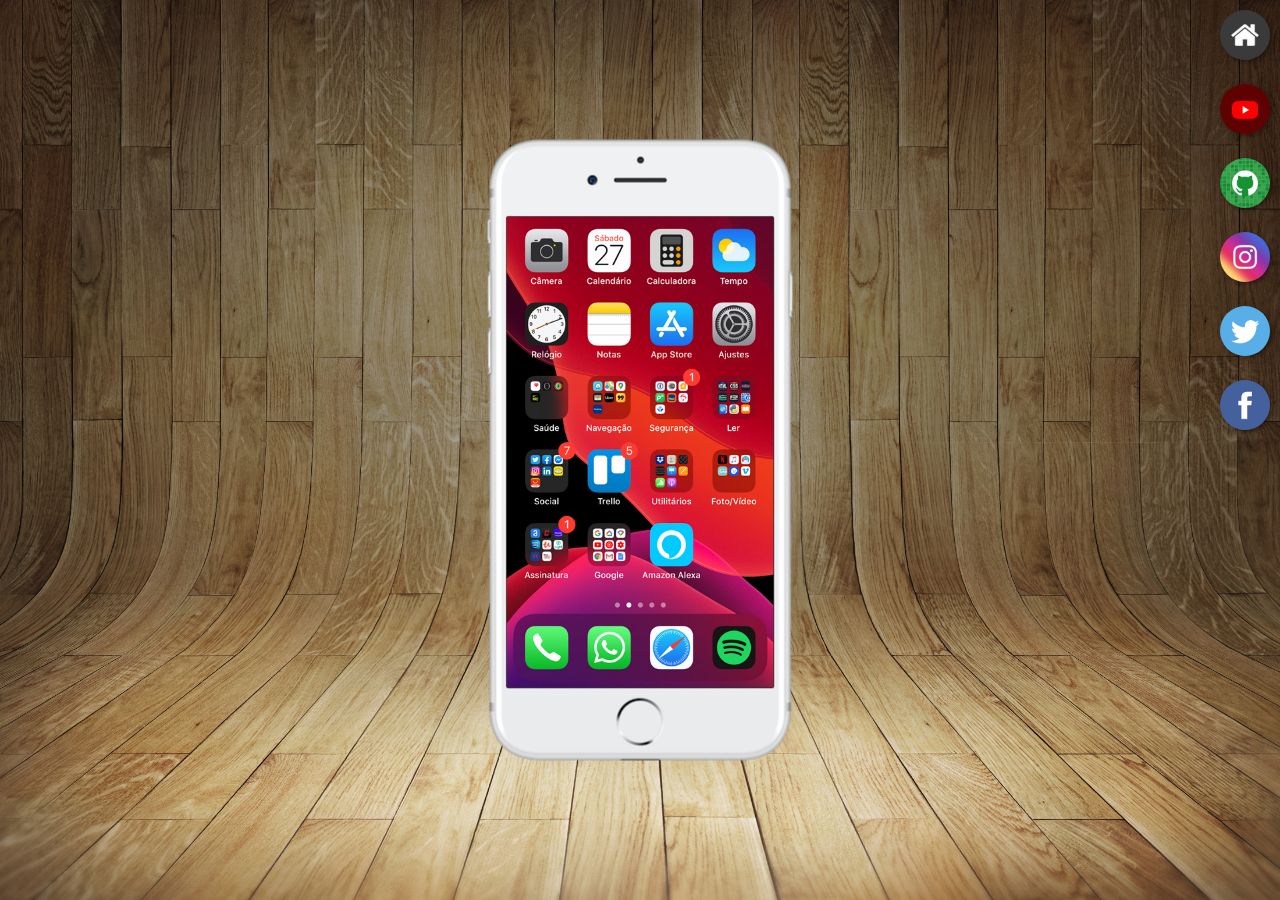
<file: index.html>
<!DOCTYPE html>
<html lang="pt-br">

<head>
    <meta charset="UTF-8">
    <meta name="viewport" content="width=device-width, initial-scale=1.0">
    <title>Projeto redes sociais</title>
    <link rel="stylesheet" href="estilos/style.css">
    <link rel="shortcut icon" href="favicon.ico" type="image/x-icon">
</head>

<body>
    <main>
        <section id="telefone">
            <iframe src="home.html" name="tela" id="tela" frameborder="0">
                Seu navegador não é compativel com isso.
            </iframe>
        </section>

        <section id="redes-sociais">
            <a href="home.html" target="tela"> <img src="imagens/logo-home.jpg" alt="Home"></a><br>
            <a href="youtube.html" target="tela"><img src="imagens/logo-youtube.jpg" alt="Youtube"></a><br>
            <a href="github.html" target="tela"><img src="imagens/logo-github.jpg" alt="Github"></a><br>
            <a href="instagram.html" target="tela"><img src="imagens/logo-instagram.jpg" alt="Instagram"></a><br>
            <a href="twitter.html" target="tela"><img src="imagens/logo-twitter.jpg" alt="Twitter"></a><br>
            <a href="facebook.html" target="tela"><img src="imagens/logo-facebook.jpg" alt="Facebook"></a>
        </section>
    </main>
</body>

</html>
</file>
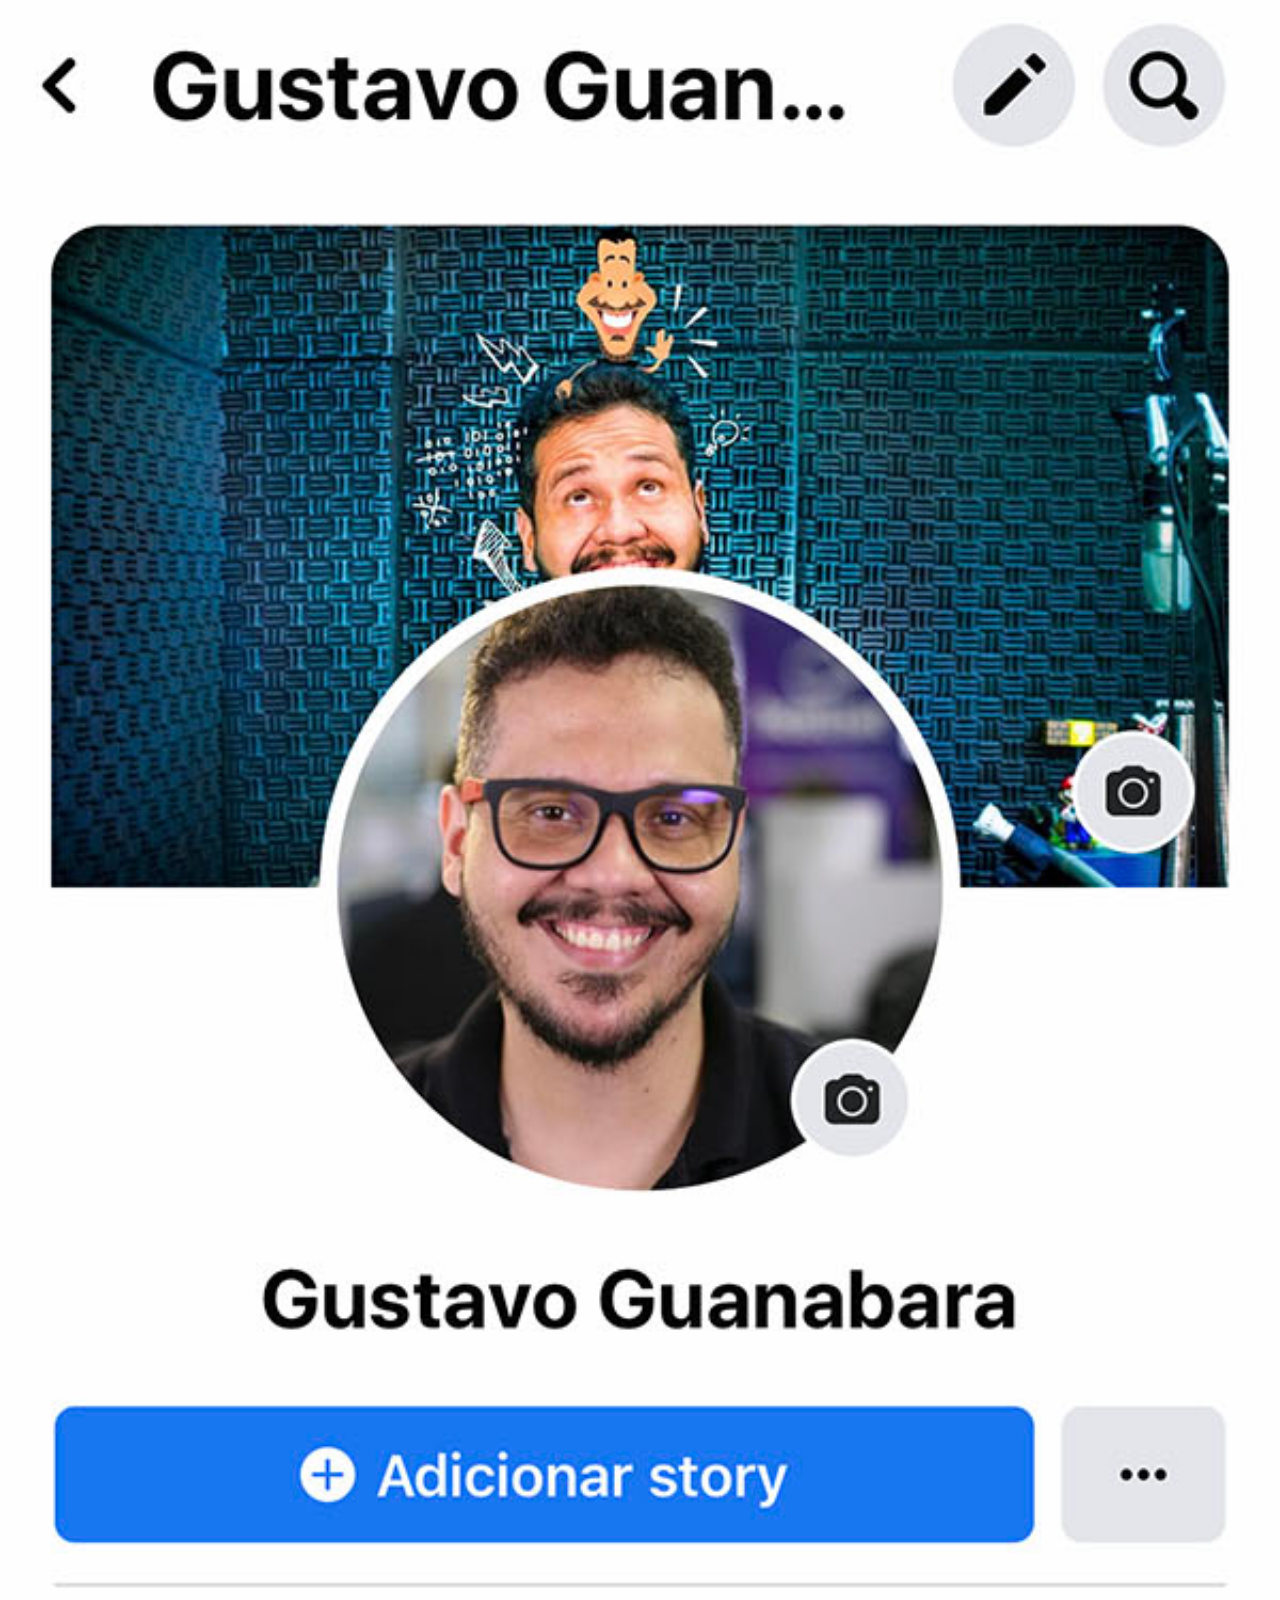
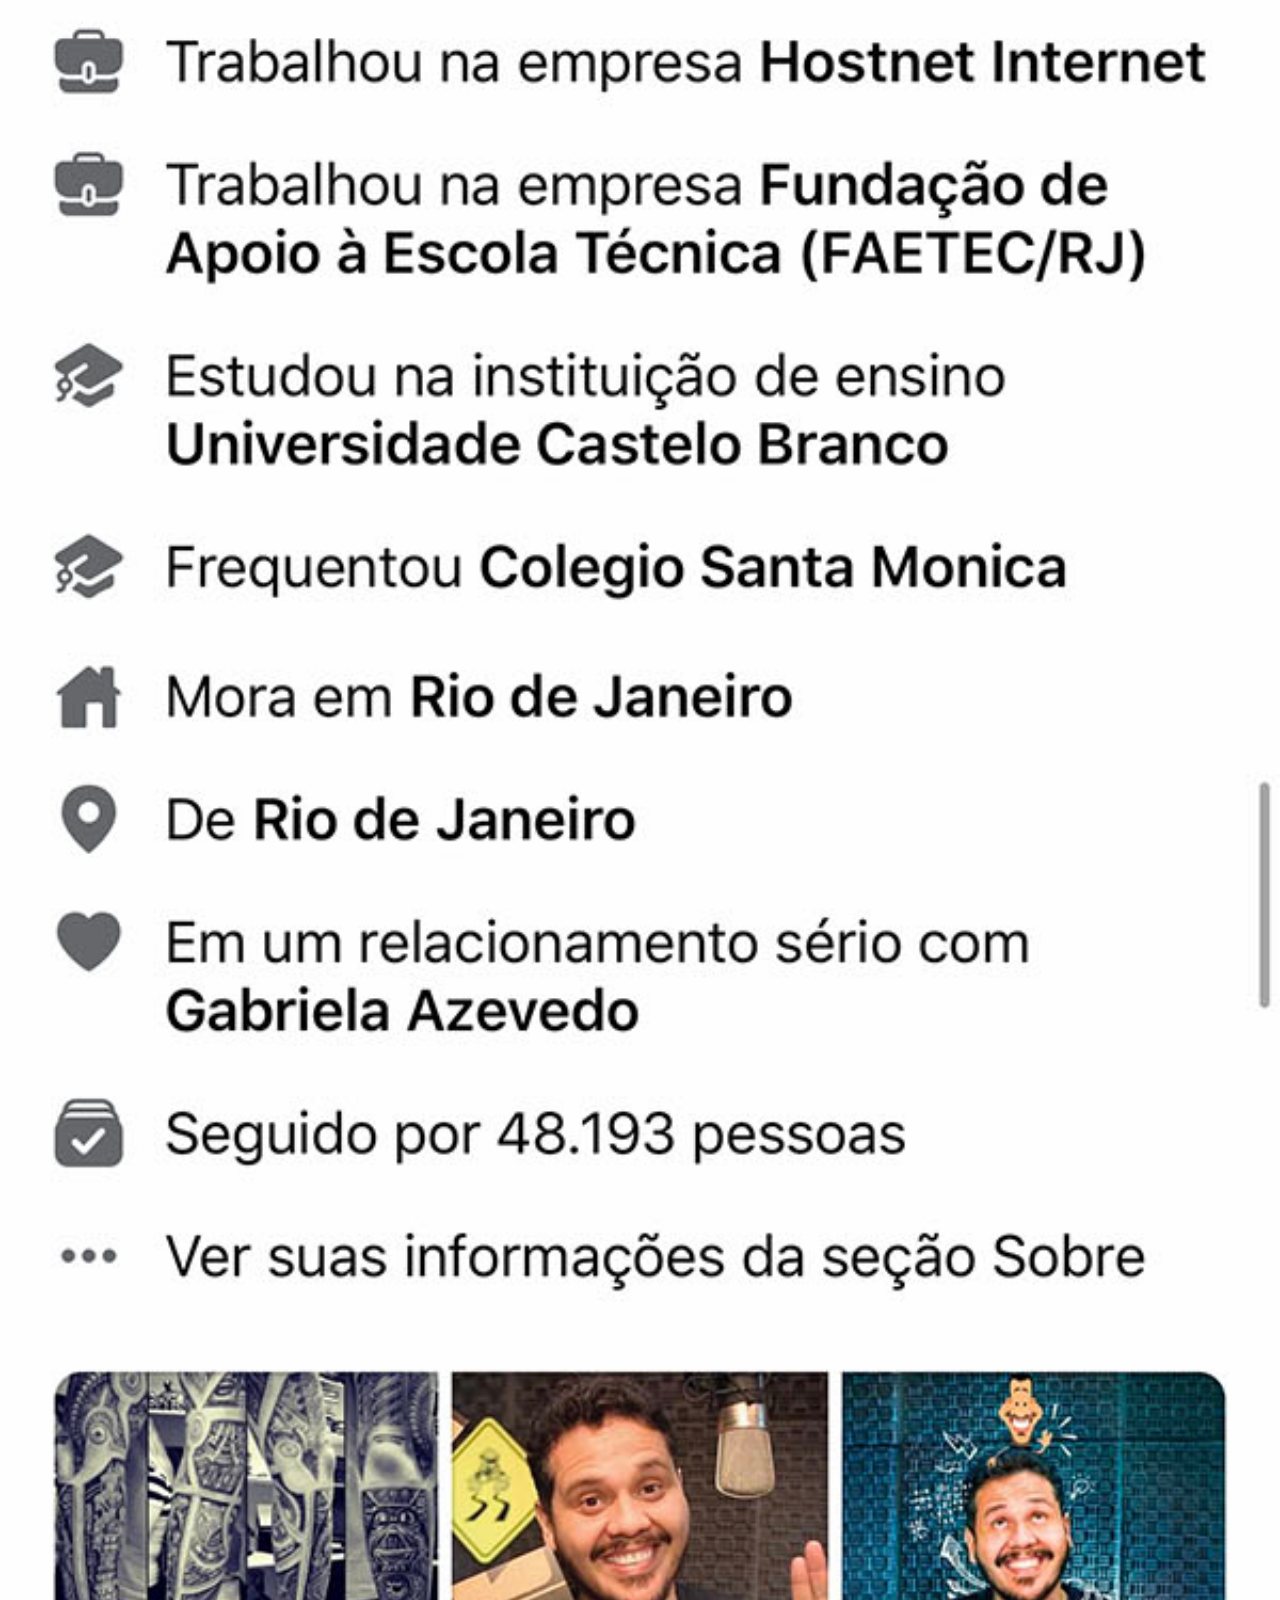
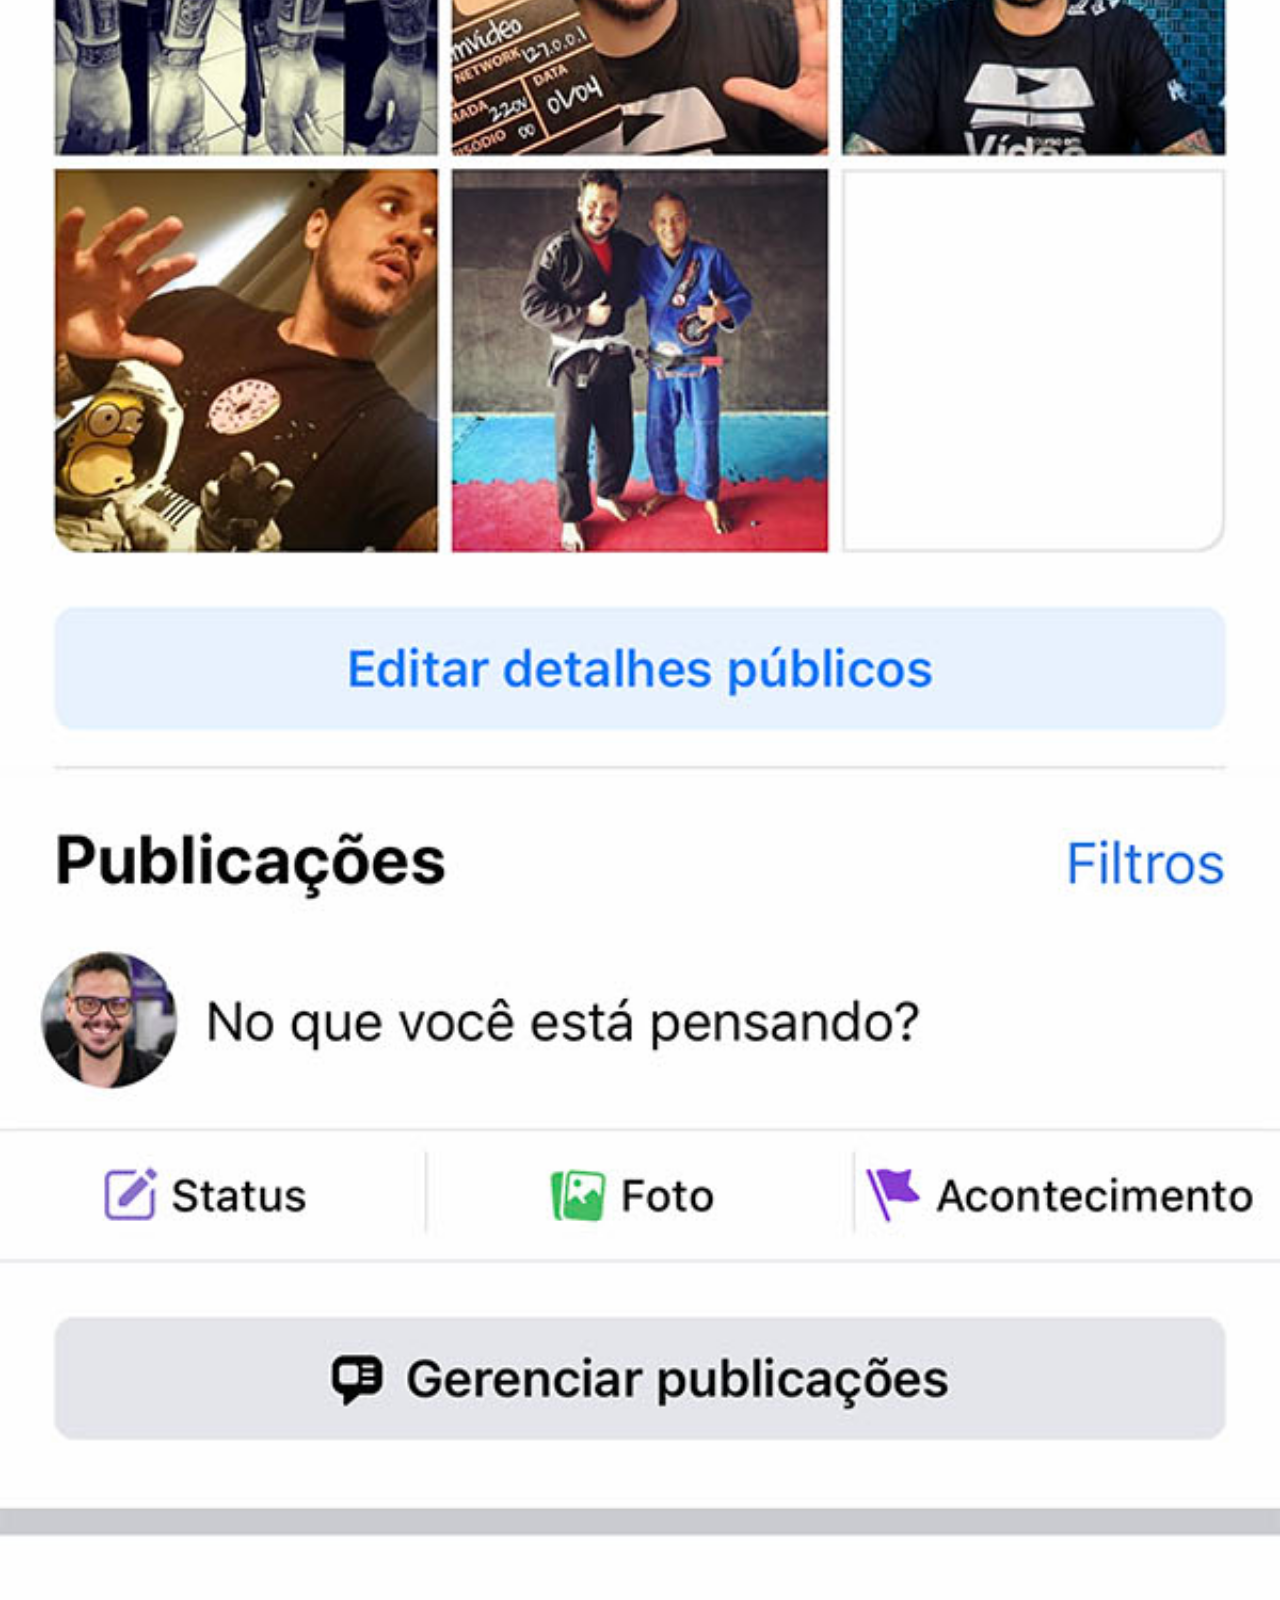
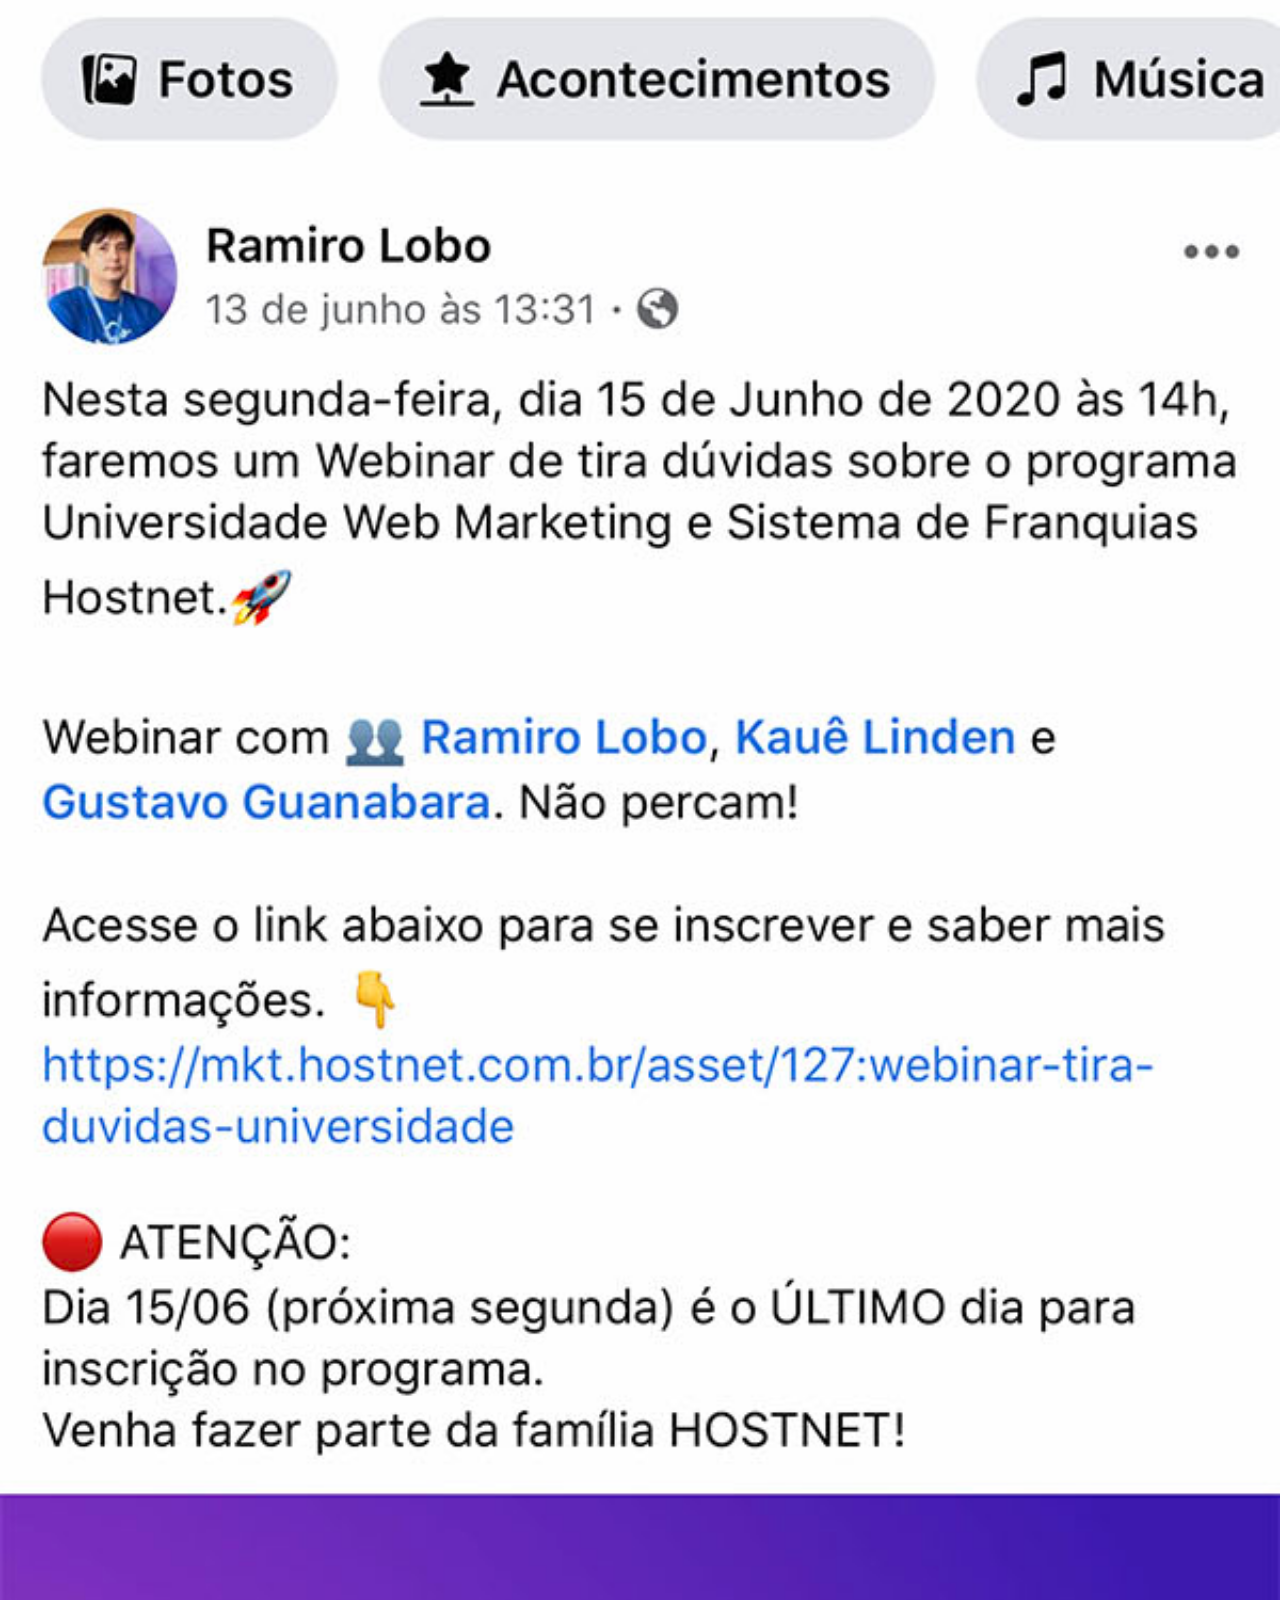
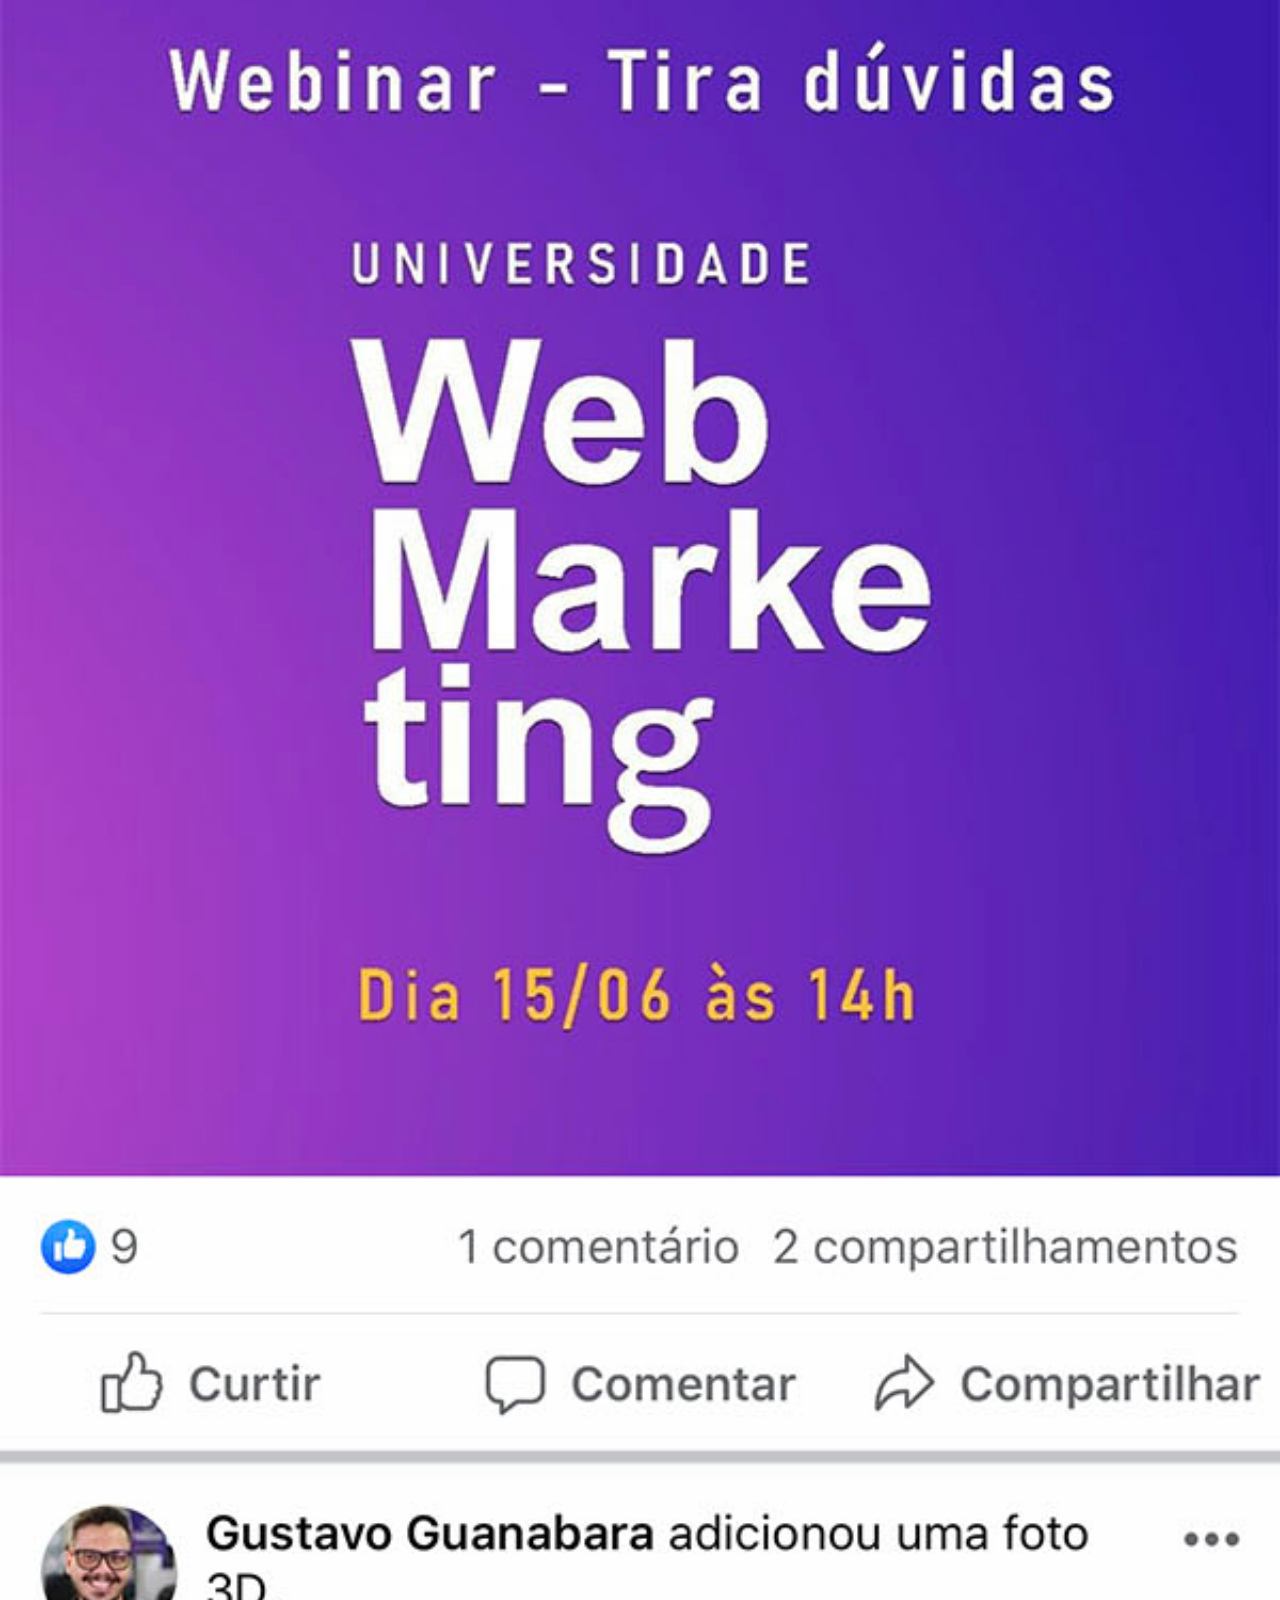
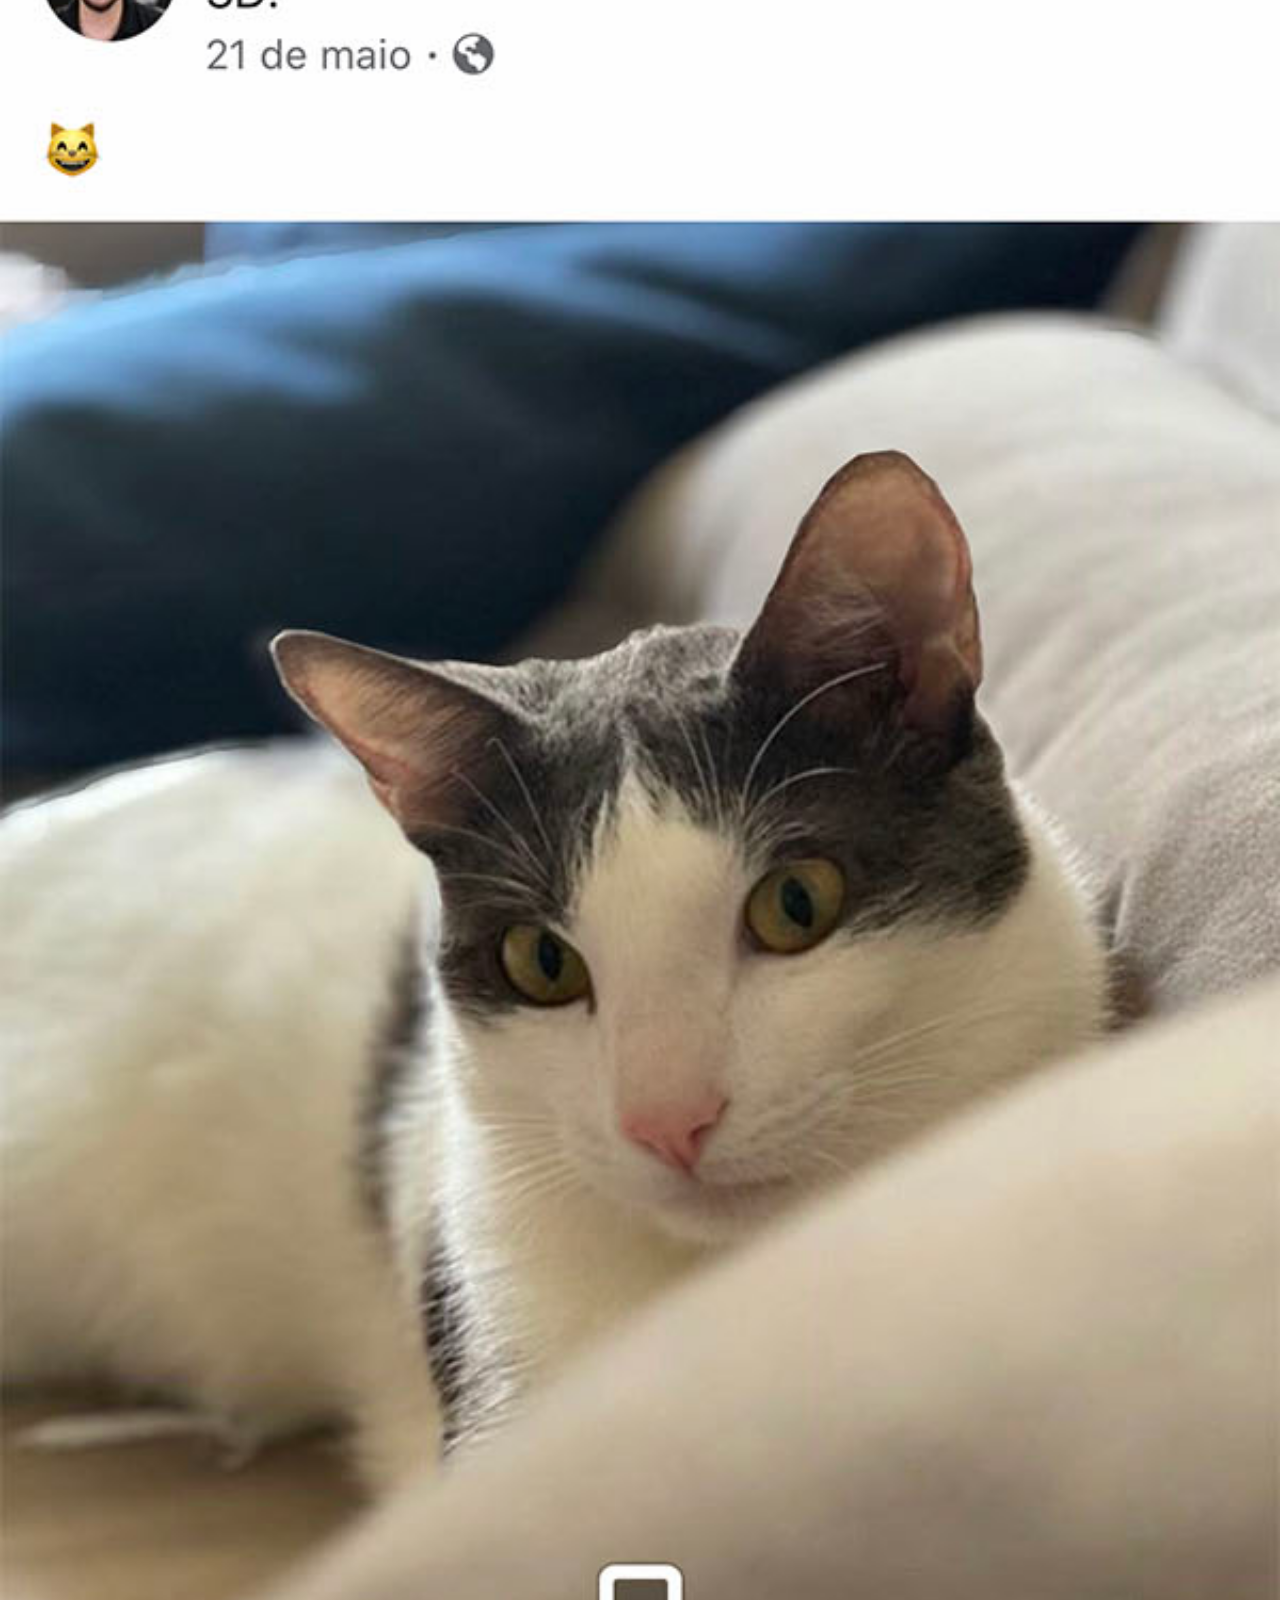
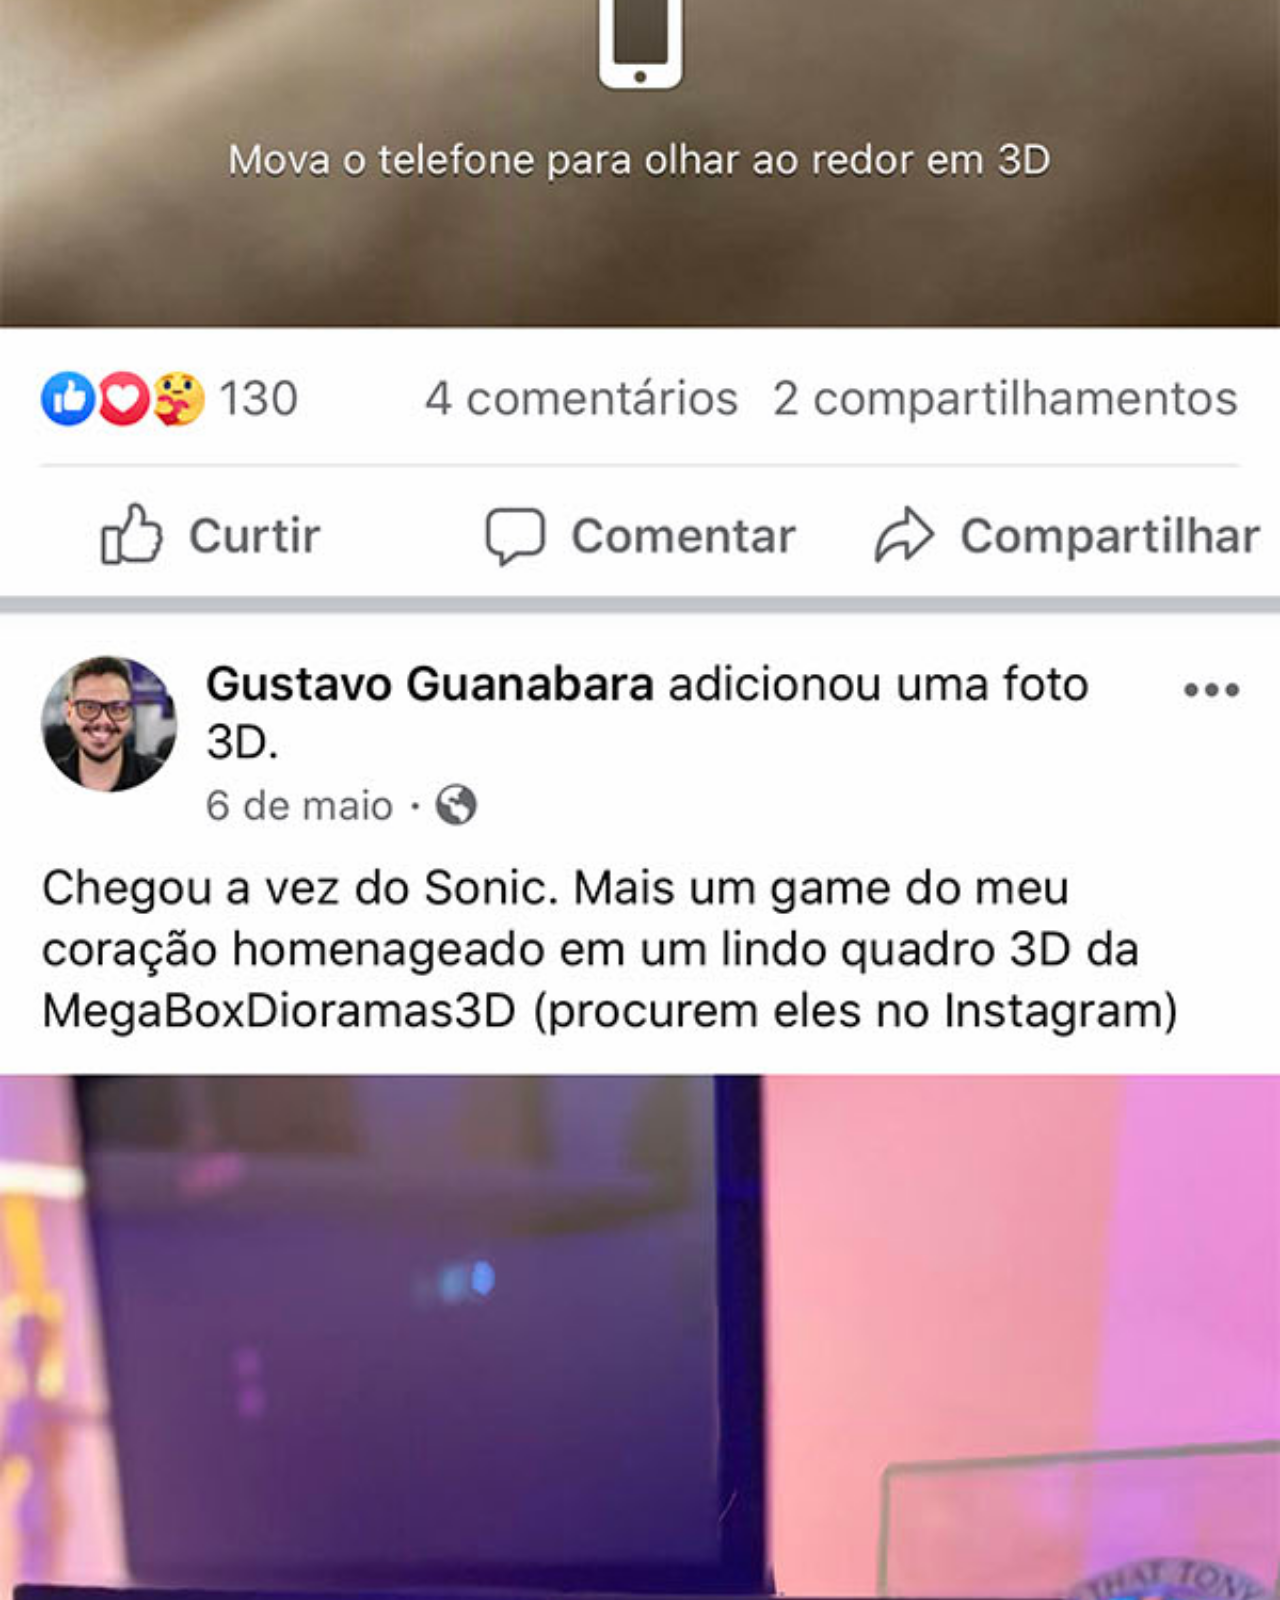
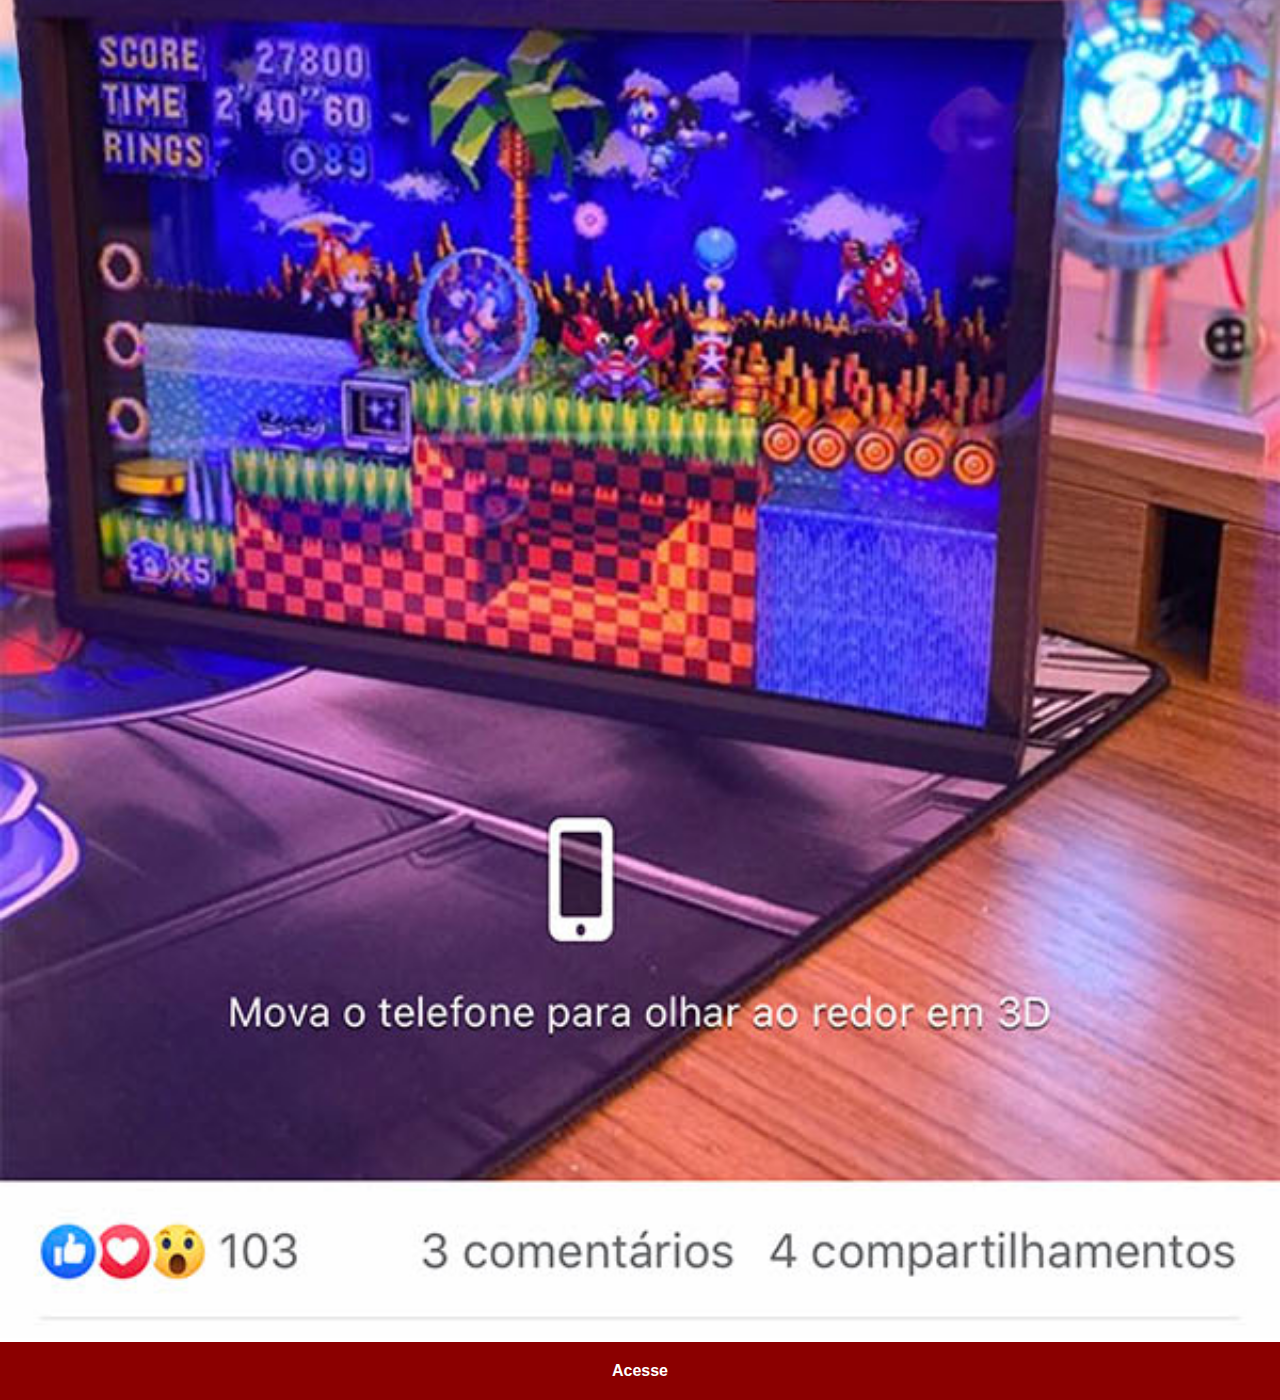
<file: facebook.html>
<!DOCTYPE html>
<html lang="pt-br">

<head>
    <meta charset="UTF-8">
    <meta name="viewport" content="width=device-width, initial-scale=1.0">
    <title>Twitter</title>
    <link rel="stylesheet" href="estilos/social.css">
</head>

<body>
    <img src="imagens/tela-facebook.jpg" alt="Facebook">
    <a href="https://www.facebook.com/gustavoguanabara/" target="_blank">Acesse</a>
</body>

</html>
</file>
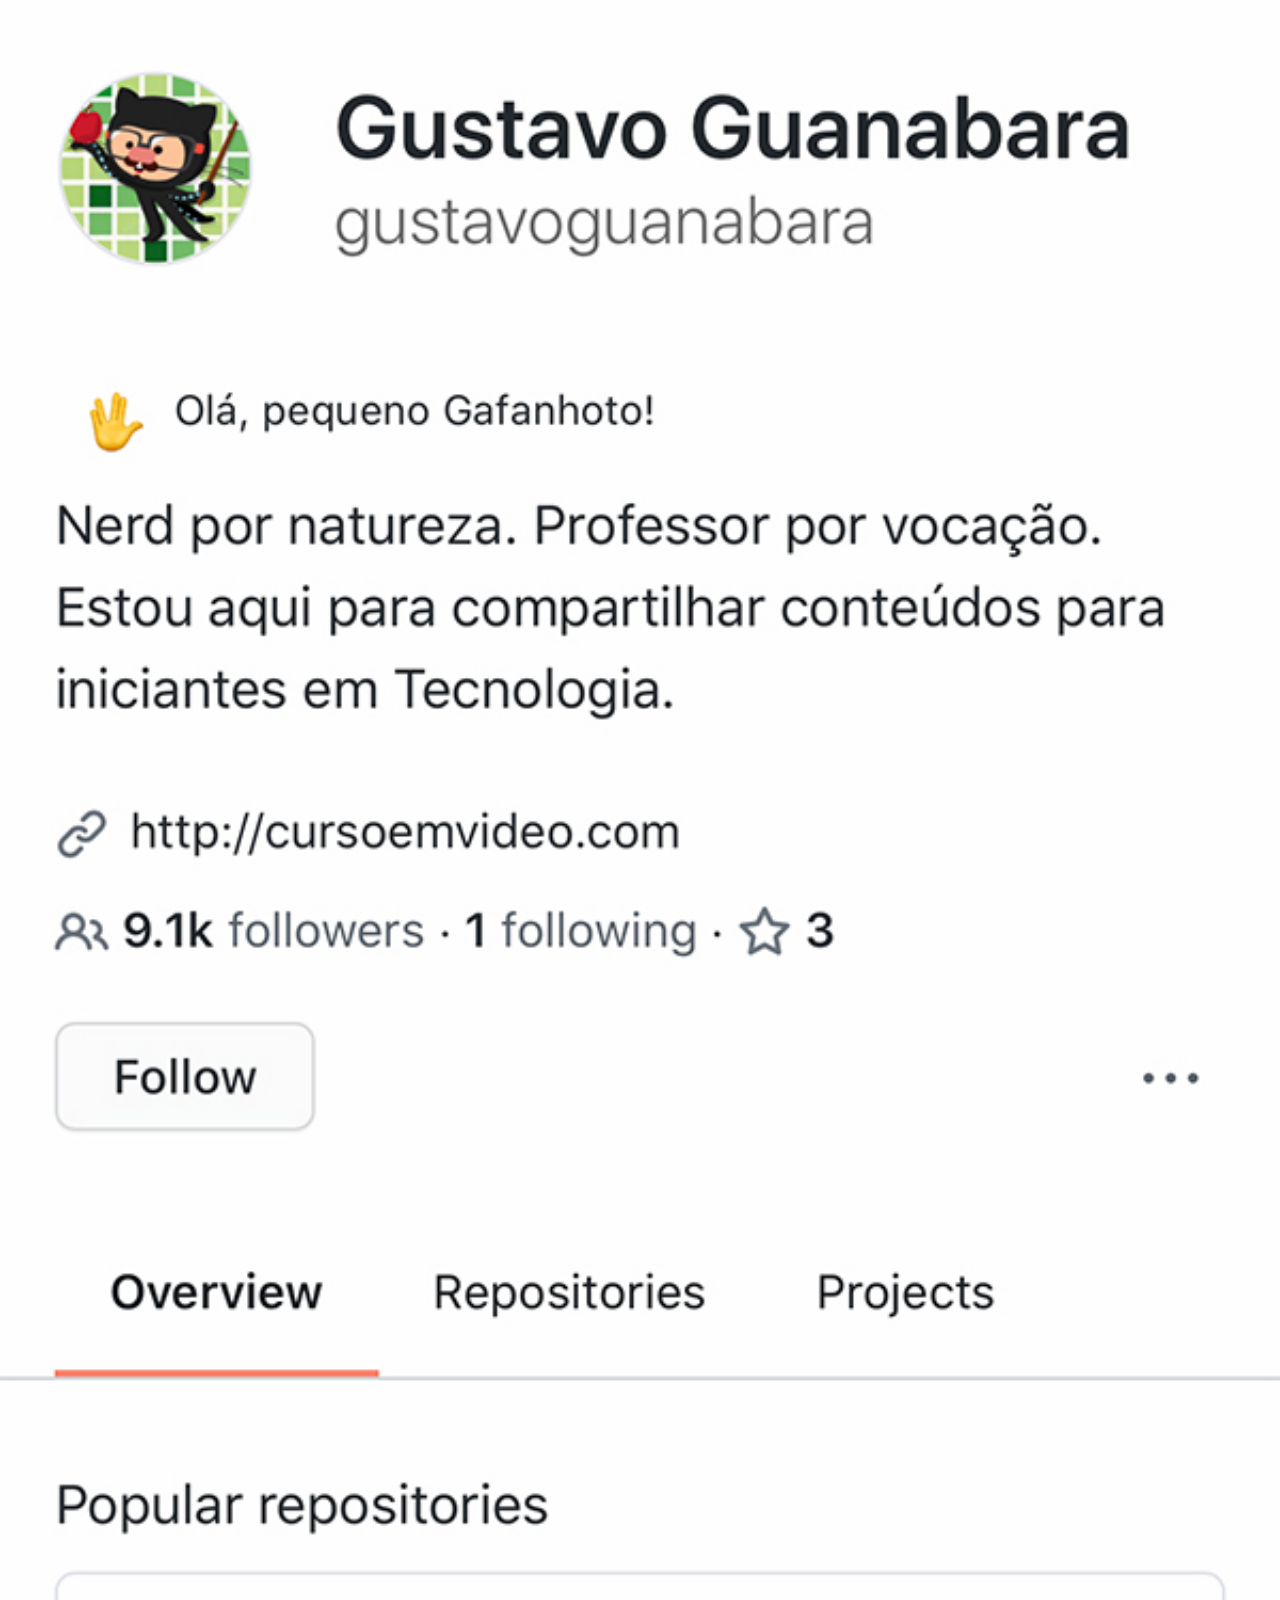
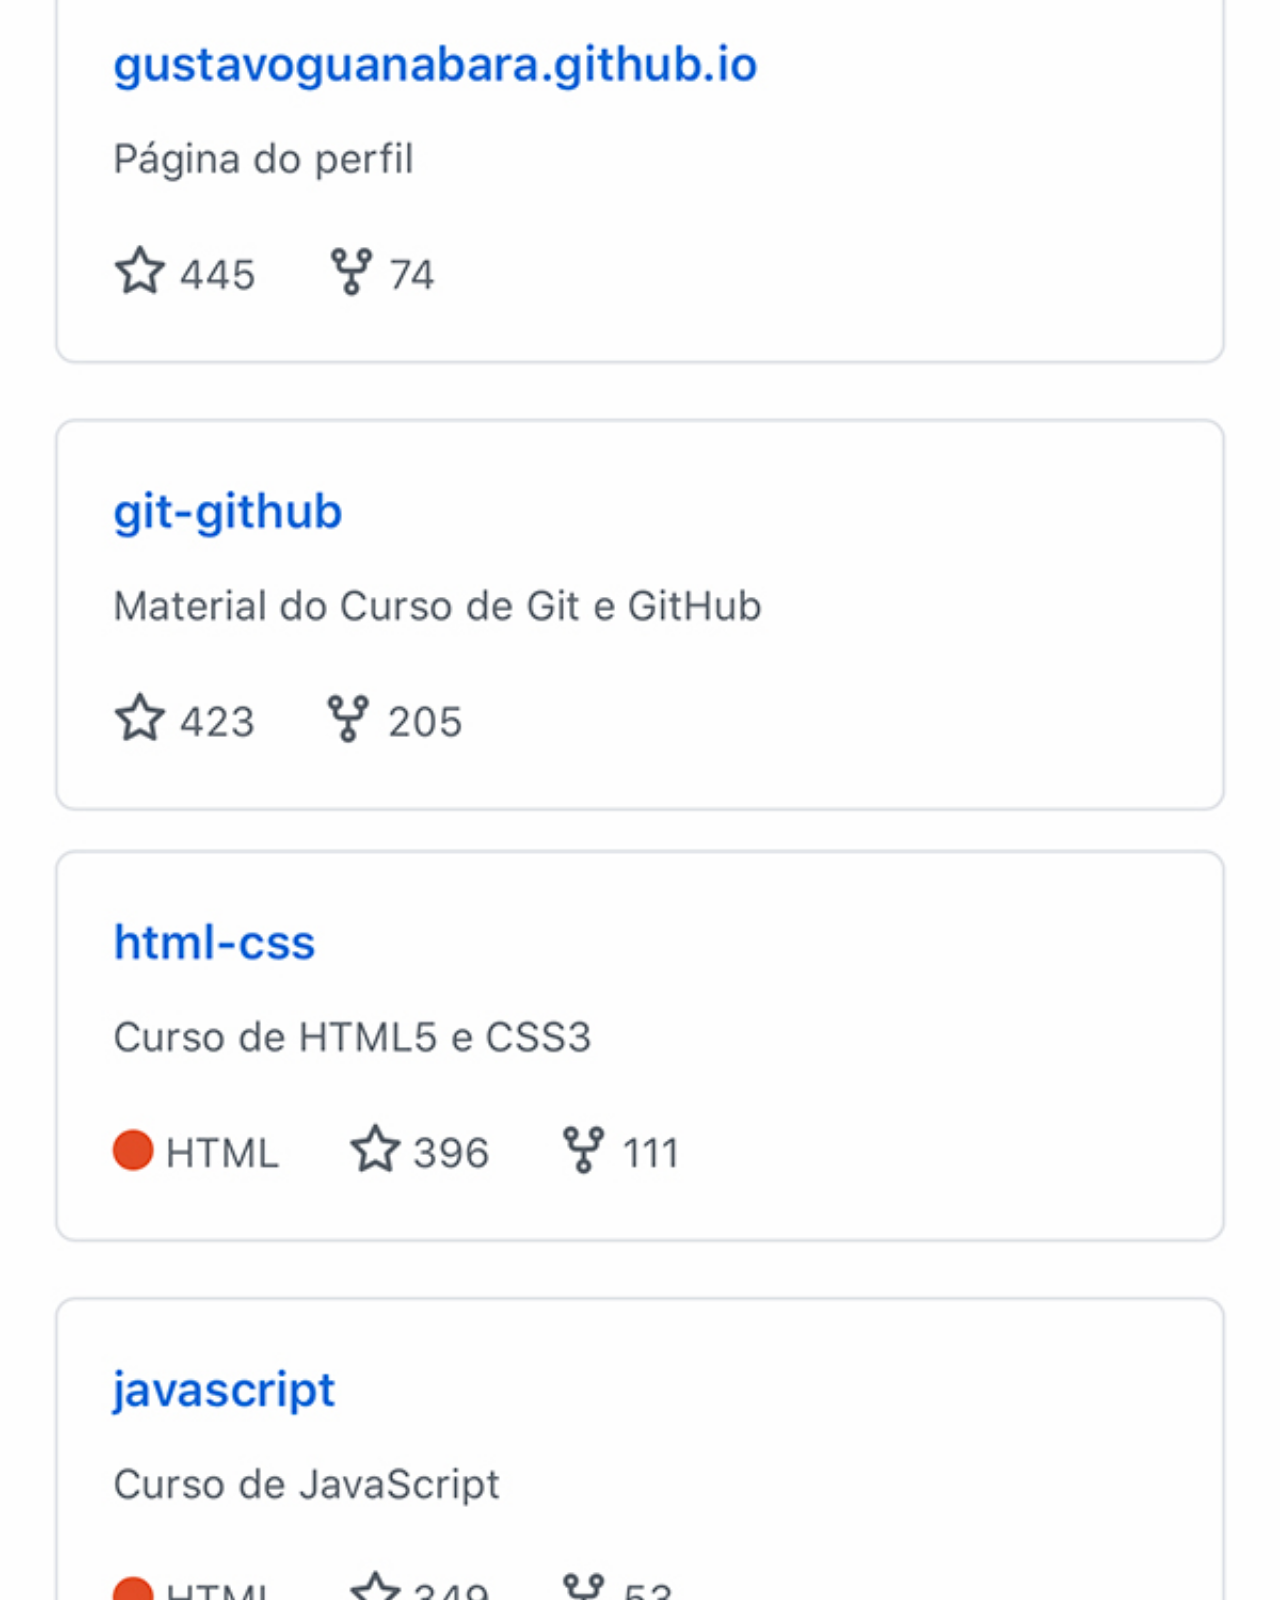
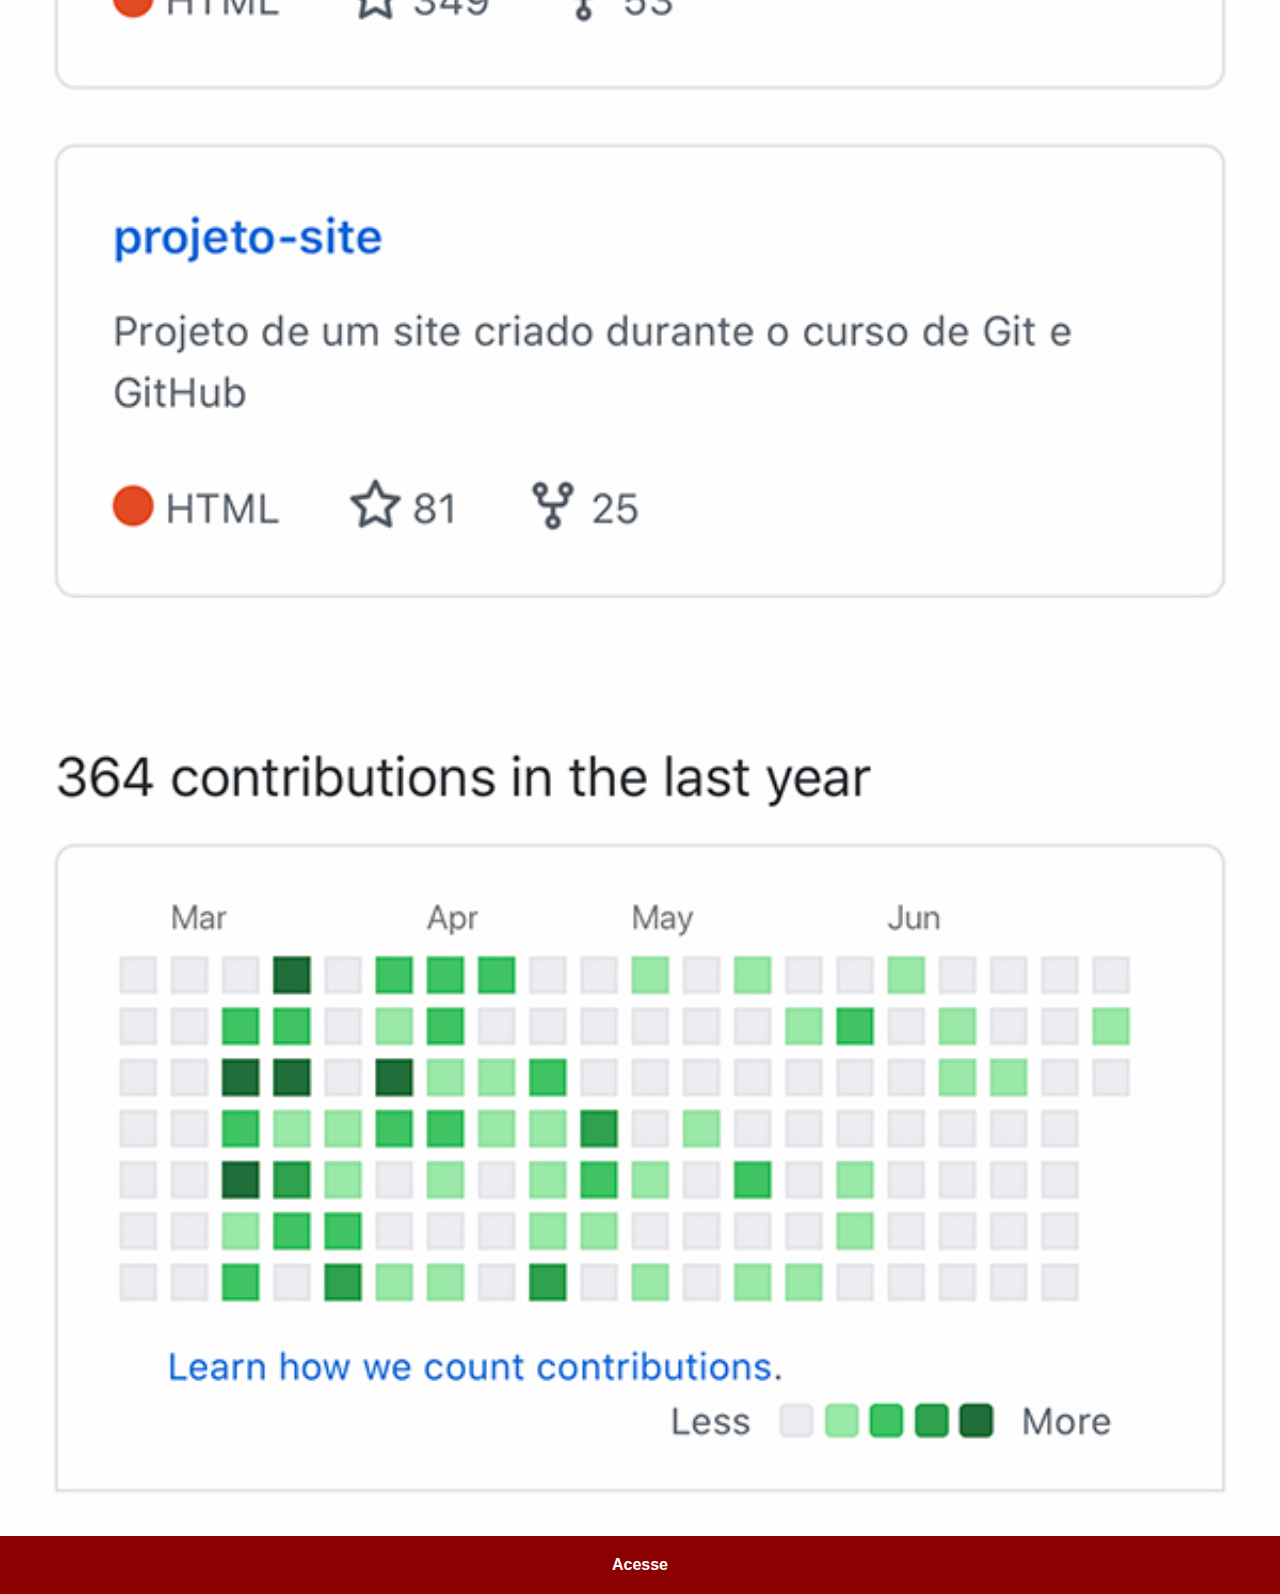
<file: github.html>
<!DOCTYPE html>
<html lang="pt-br">

<head>
    <meta charset="UTF-8">
    <meta name="viewport" content="width=device-width, initial-scale=1.0">
    <title>GitHub</title>
    <link rel="stylesheet" href="estilos/social.css">
</head>

<body>
    <img src="imagens/tela-github.jpg" alt="Github">
    <a href="https://www.youtube.com/@cursoemvideo/playlists" target="_blank">Acesse</a>
</body>

</html>
</file>
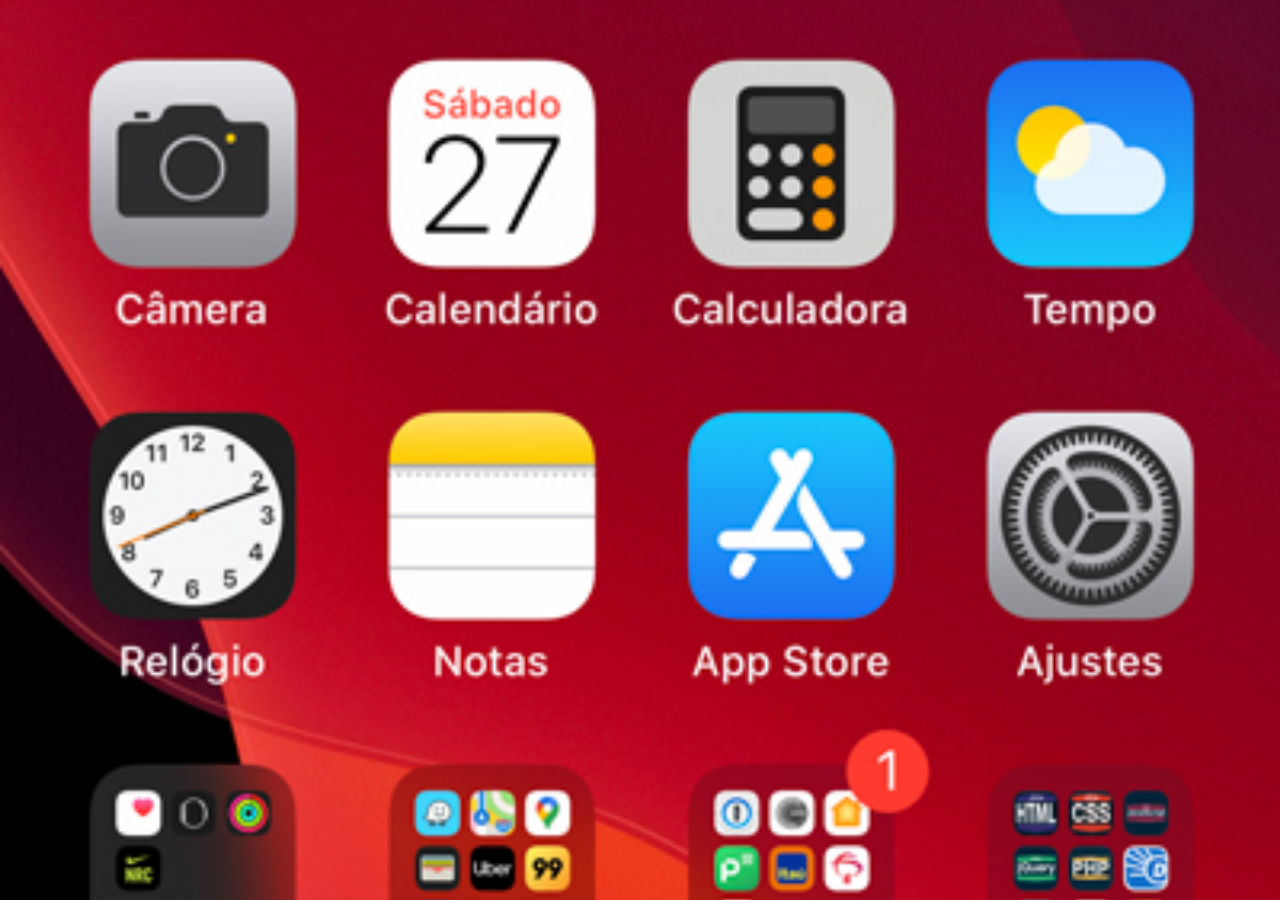
<file: home.html>
<!DOCTYPE html>
<html lang="pt-br">

<head>
    <meta charset="UTF-8">
    <meta name="viewport" content="width=device-width, initial-scale=1.0">
    <title>Home</title>
    <style>
        * {
            margin: 0px;
            padding: 0px;
        }

        body{
            width: 100vw;
            height: 100vh;
            background: black url('imagens/tela-home.jpg') no-repeat top center;
            background-size: cover;
        }
    </style>
</head>

<body>

</body>

</html>
</file>
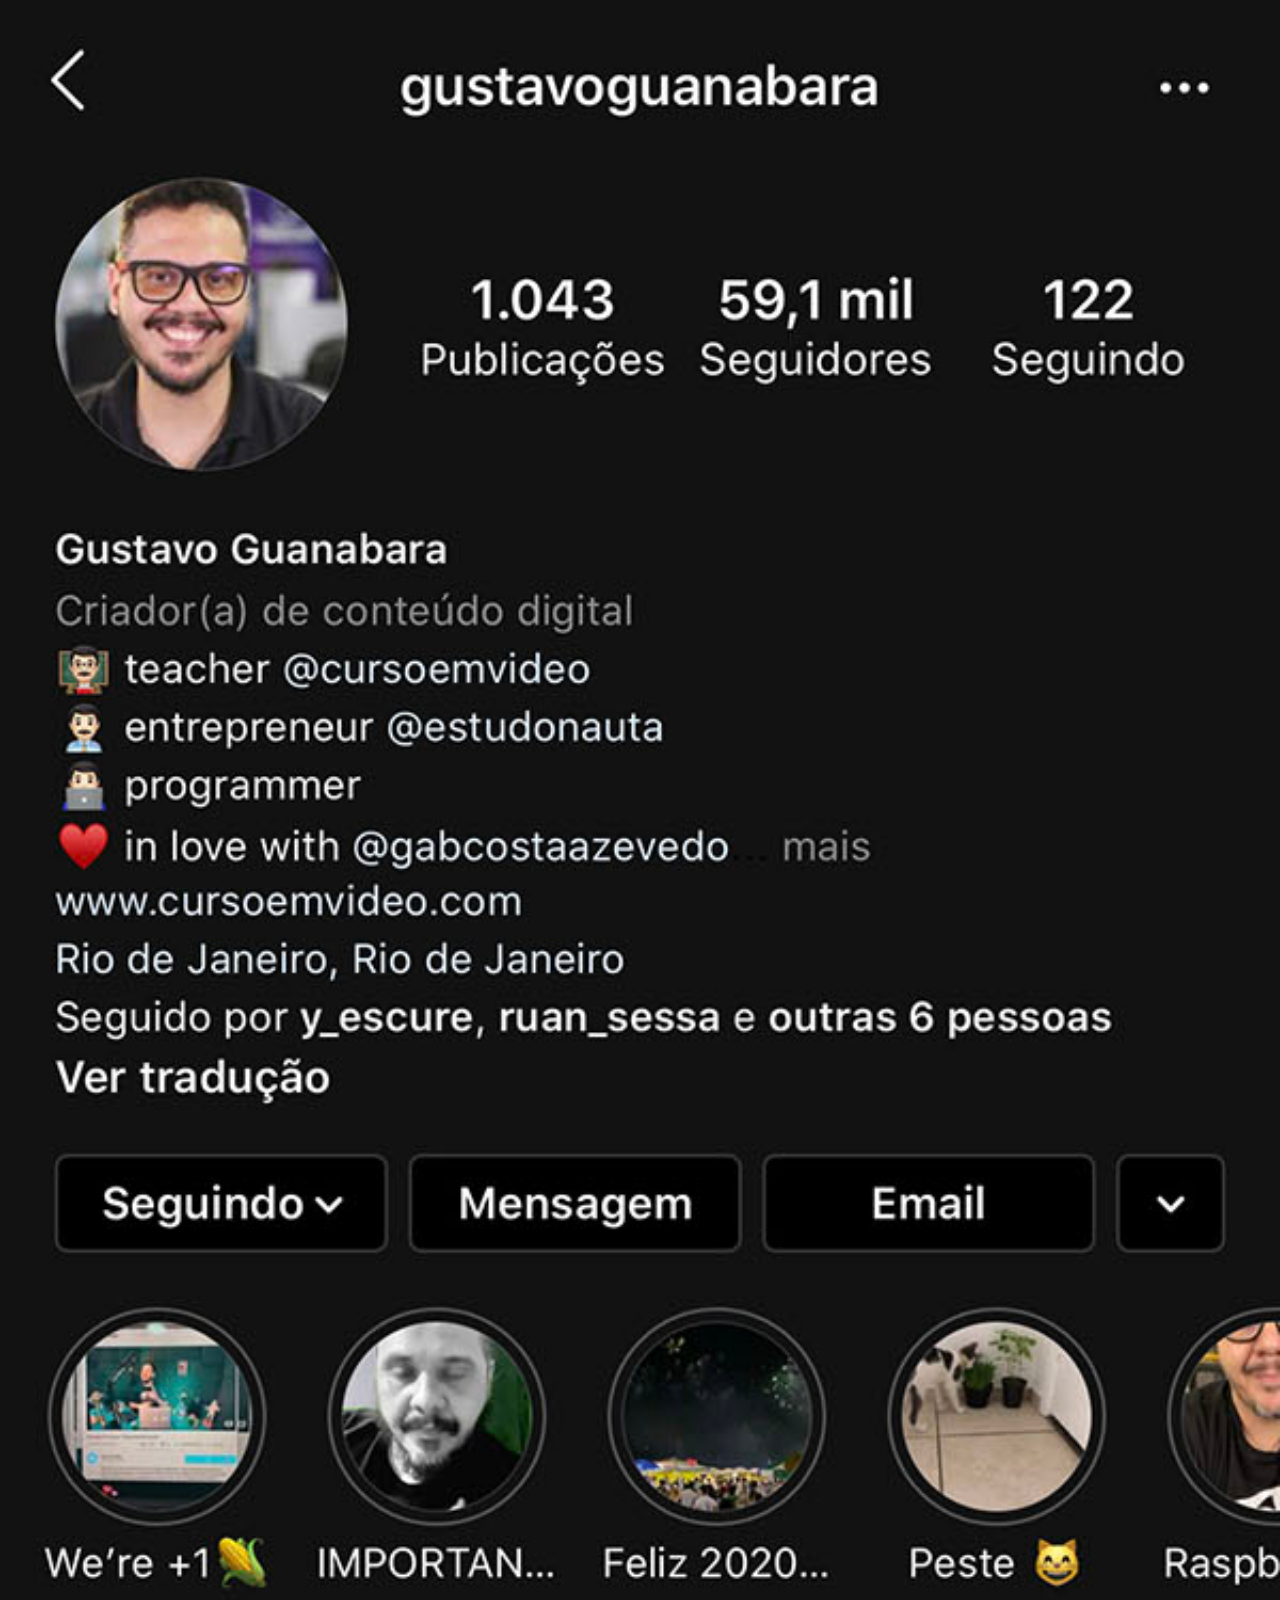
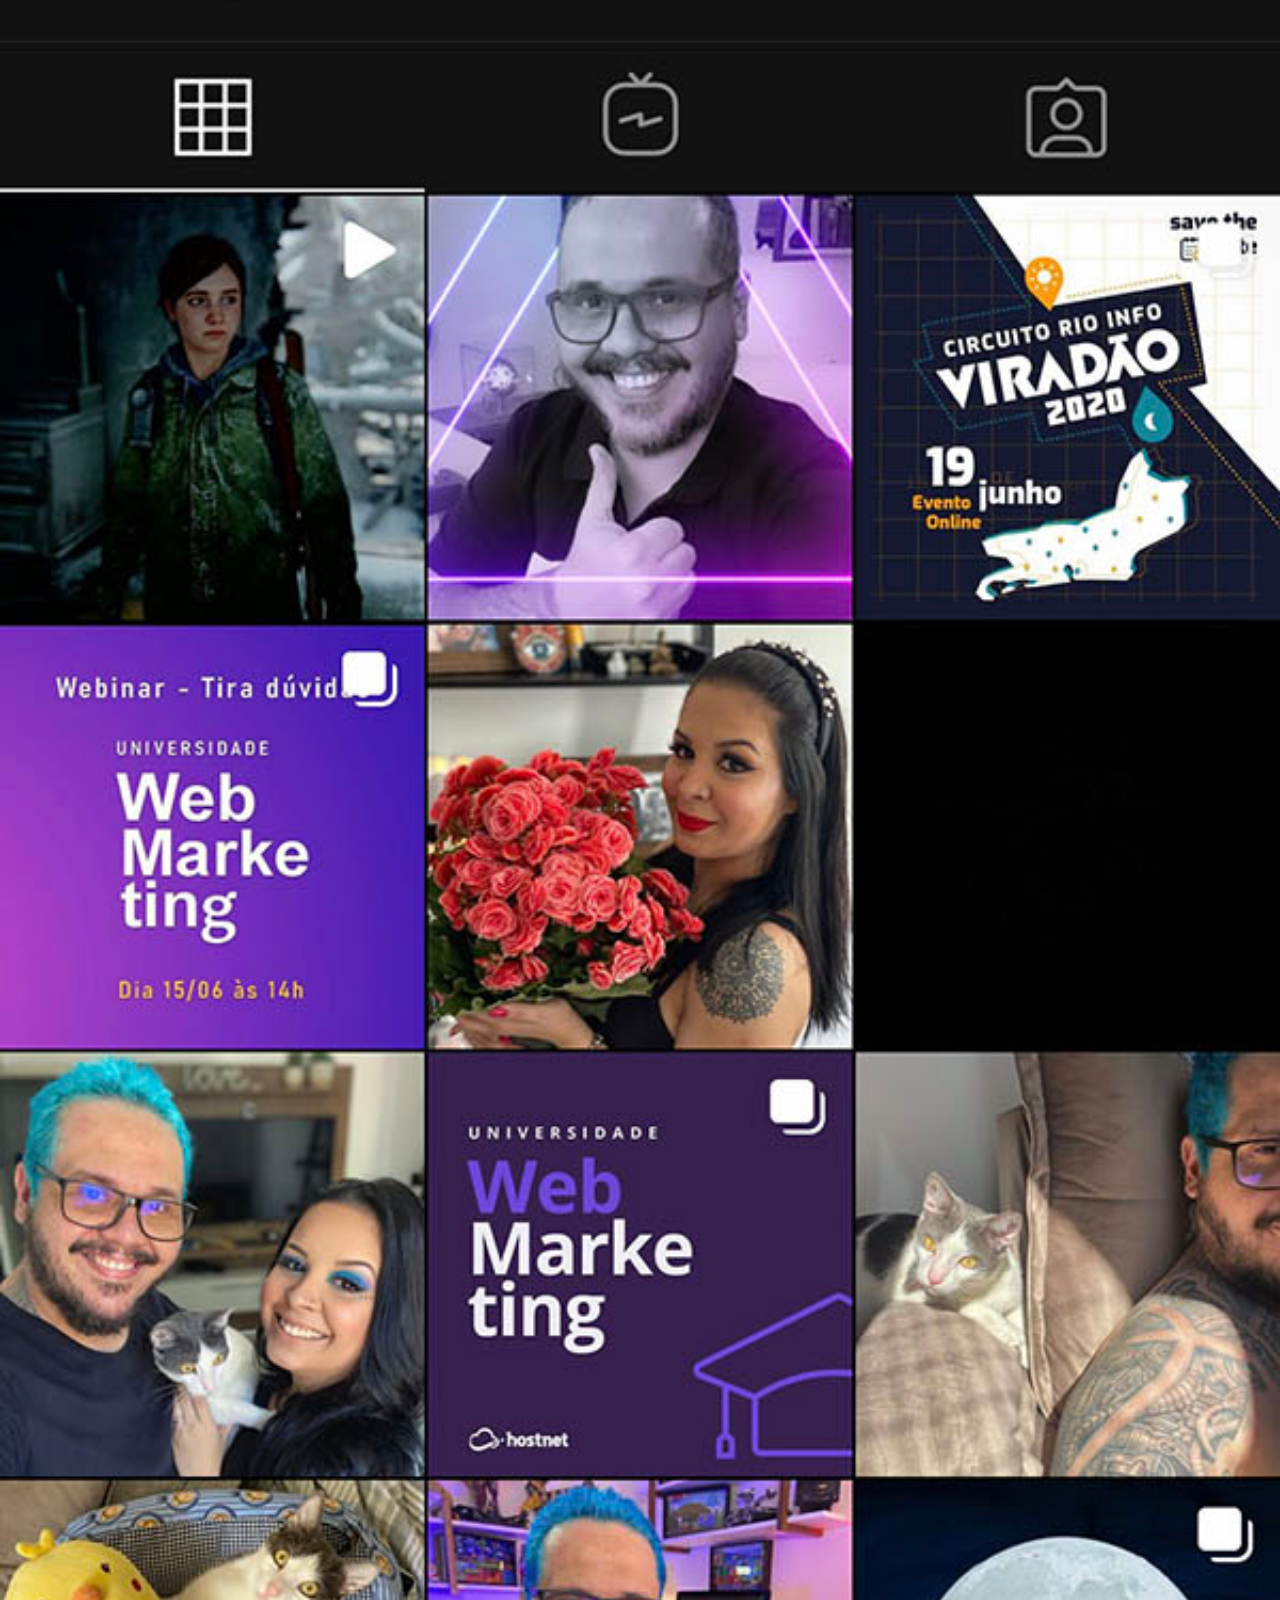
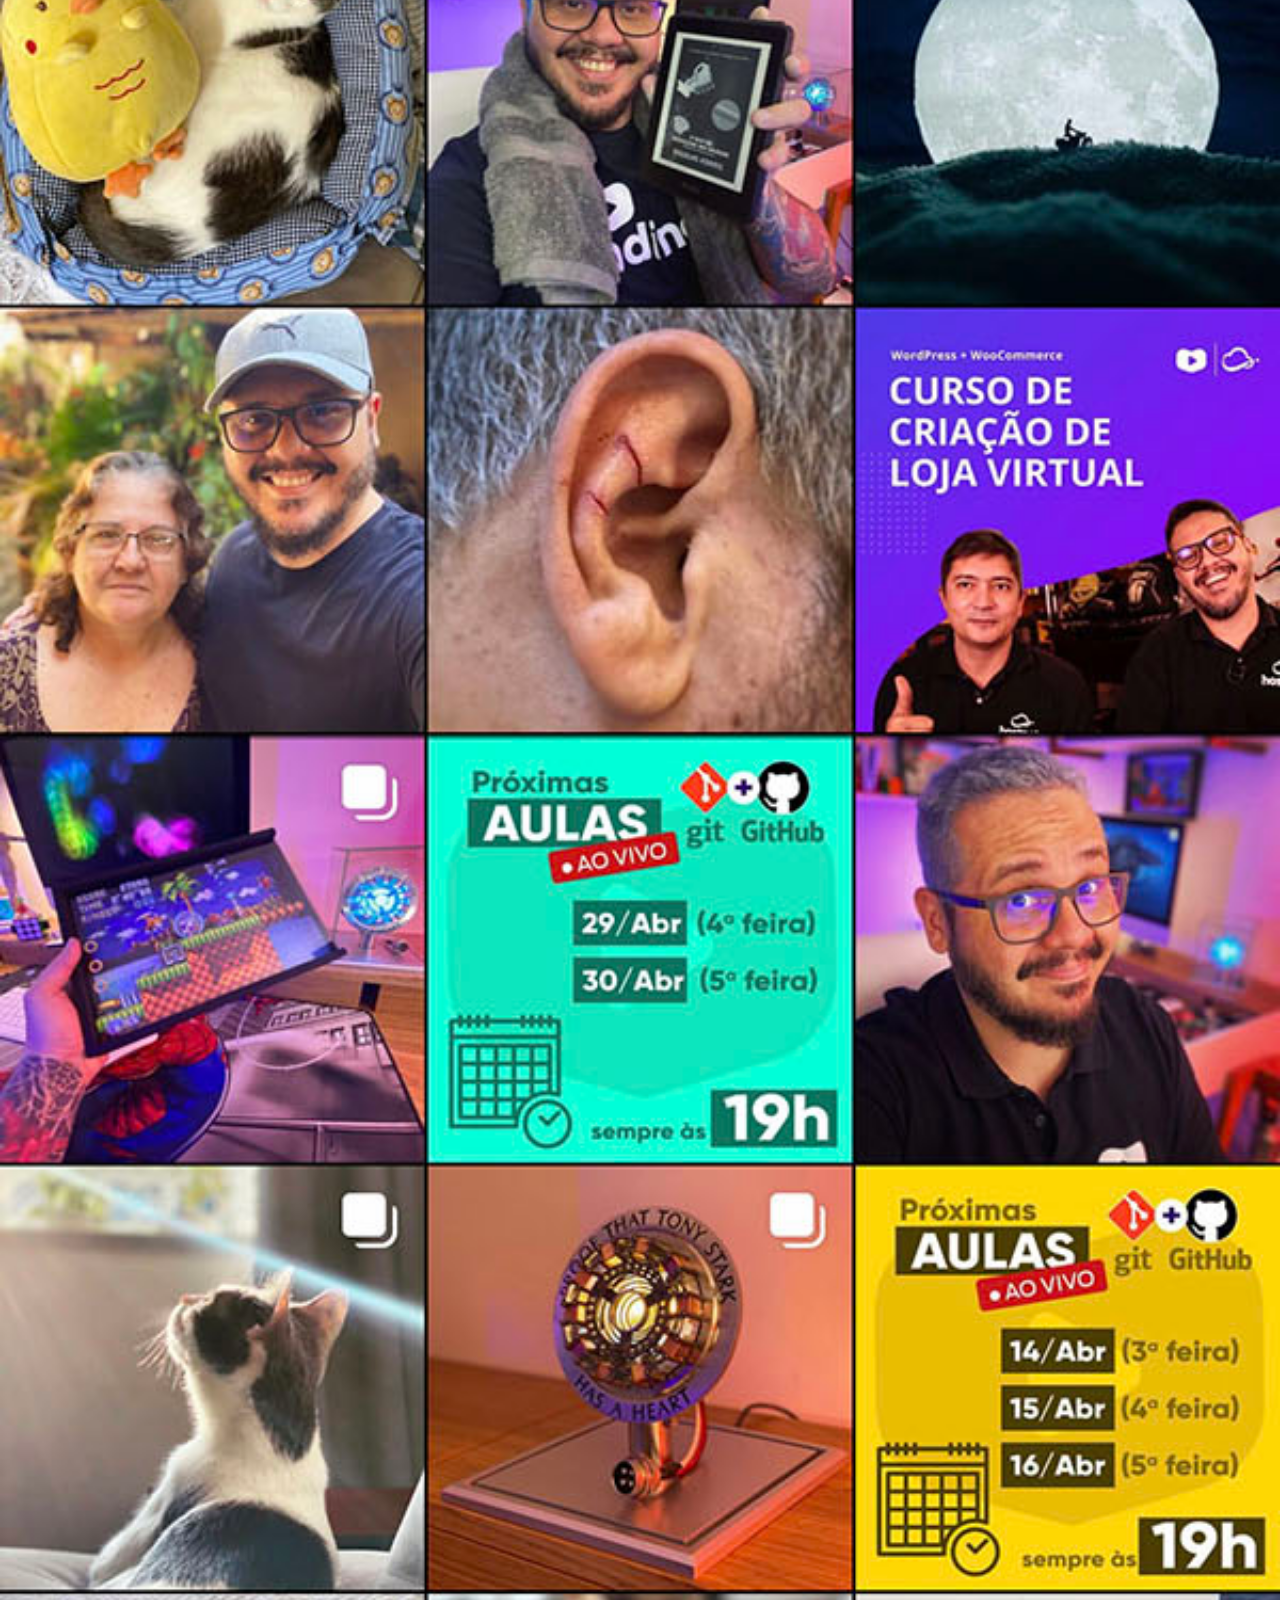
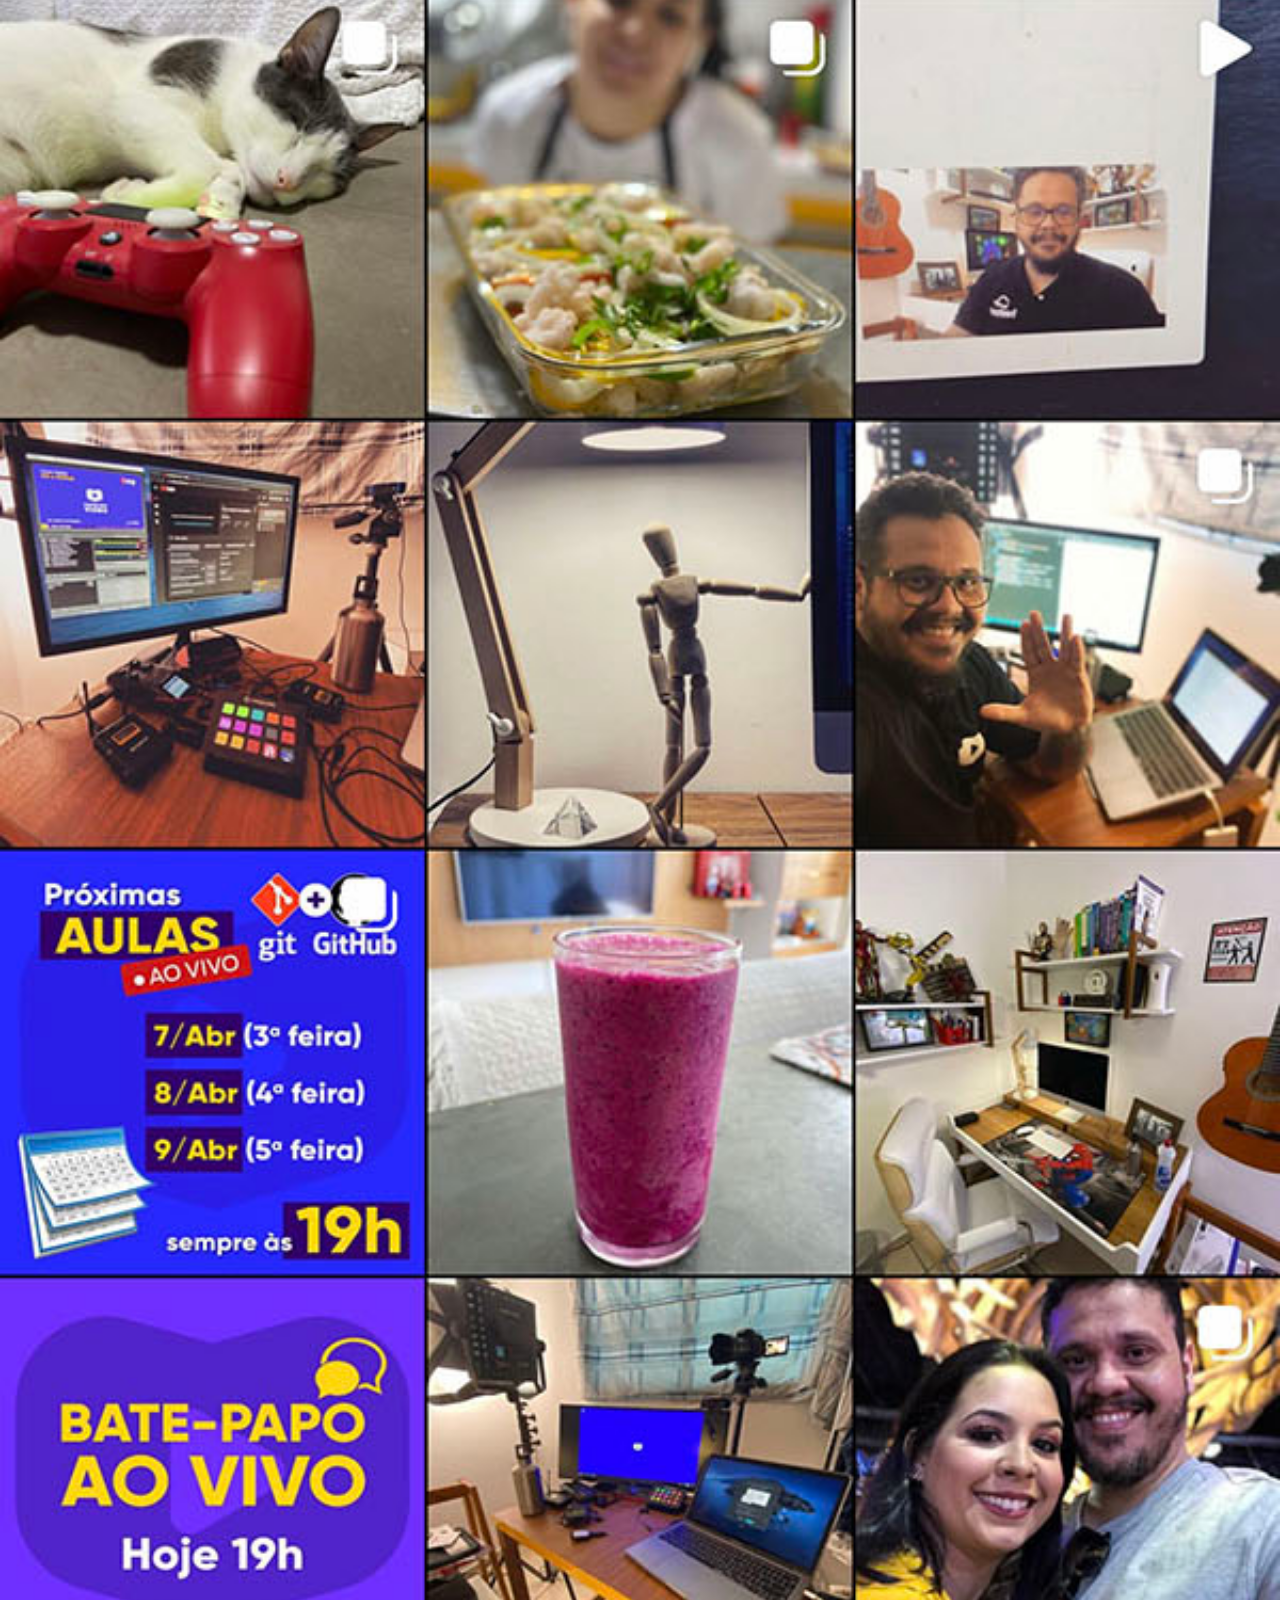
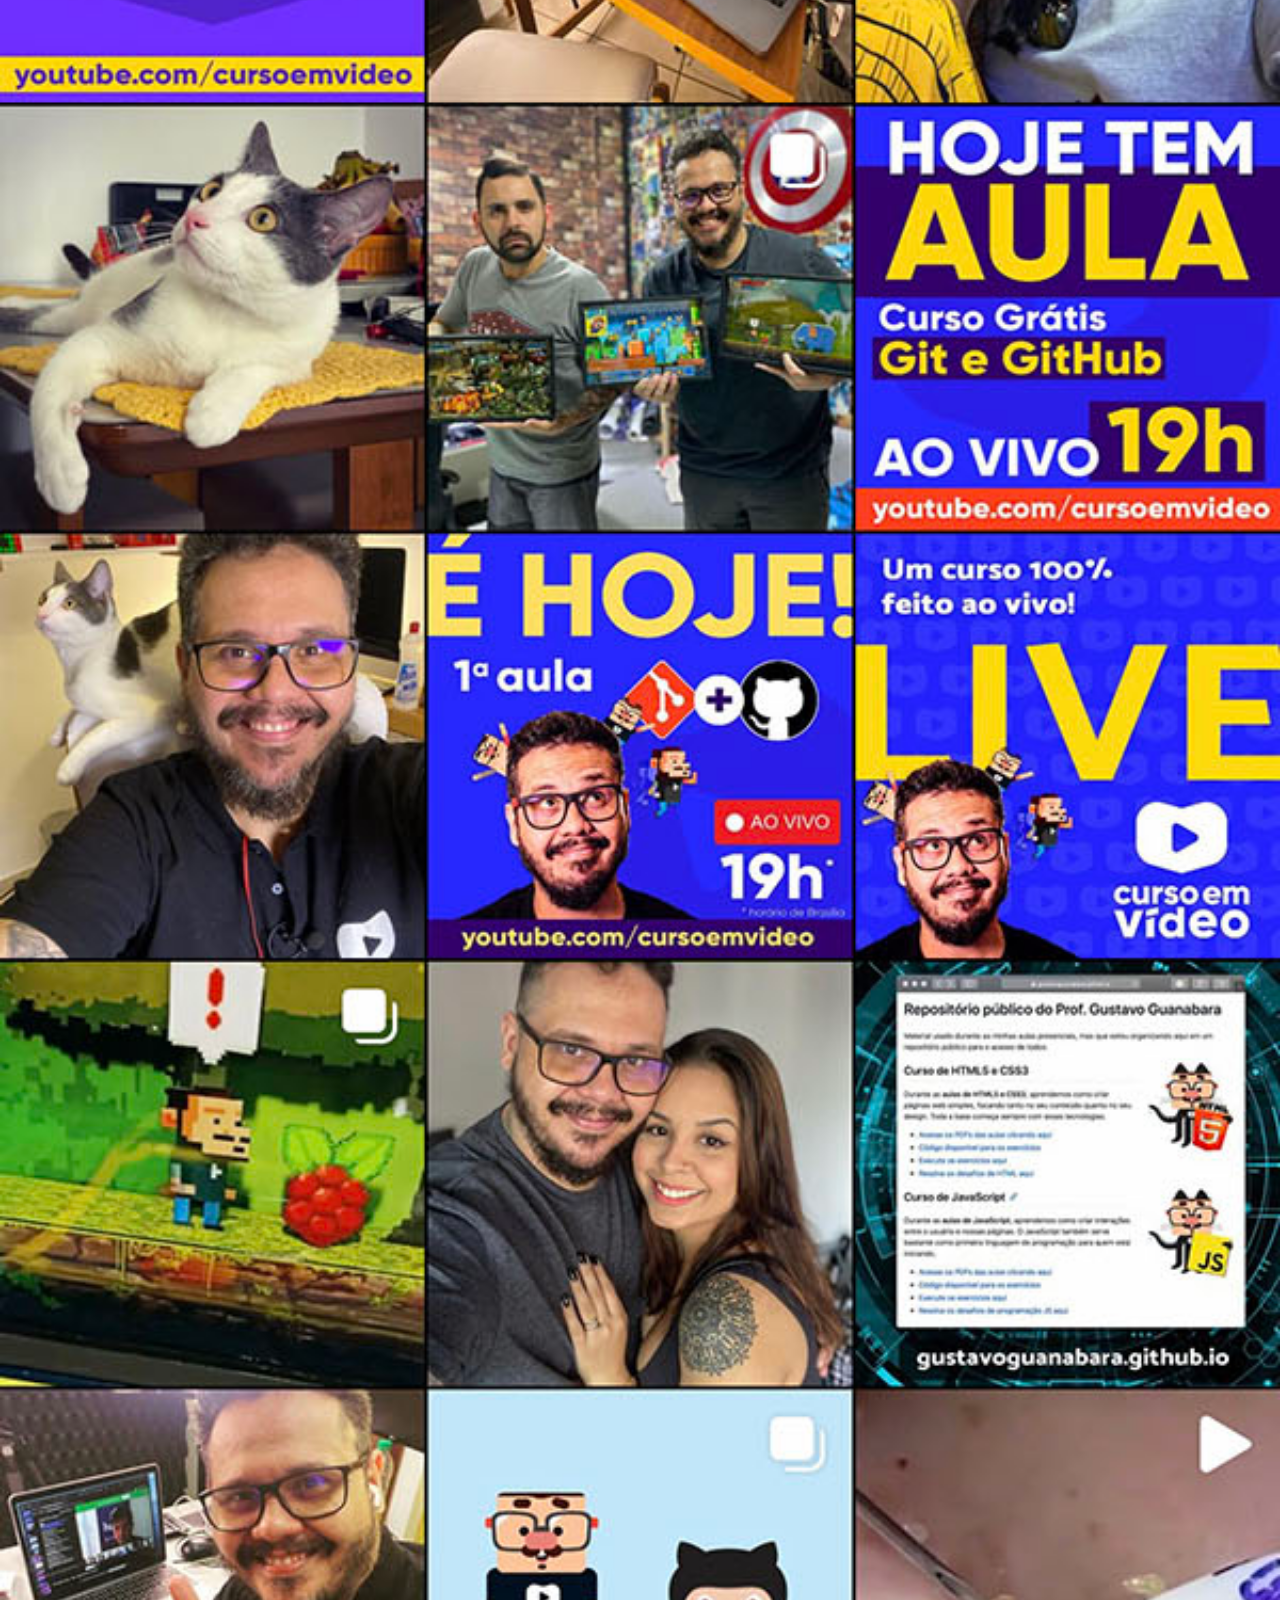
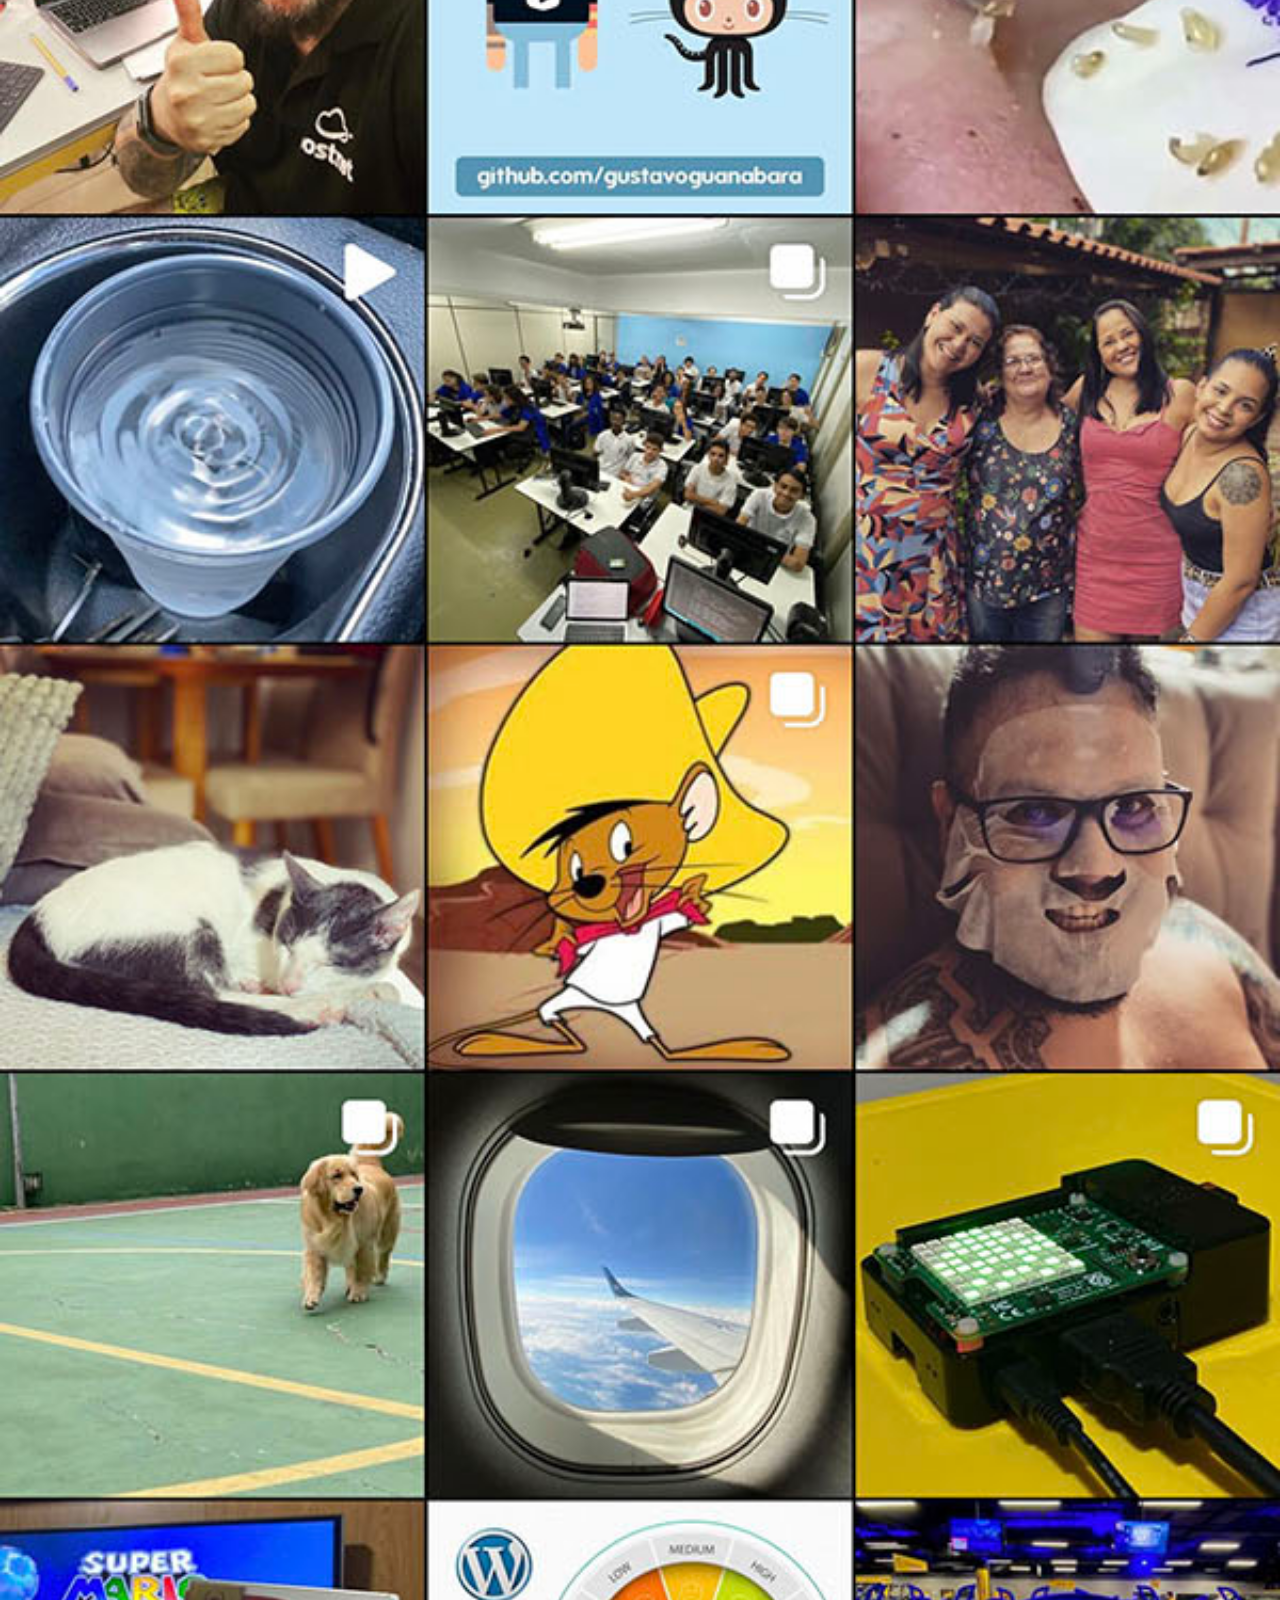
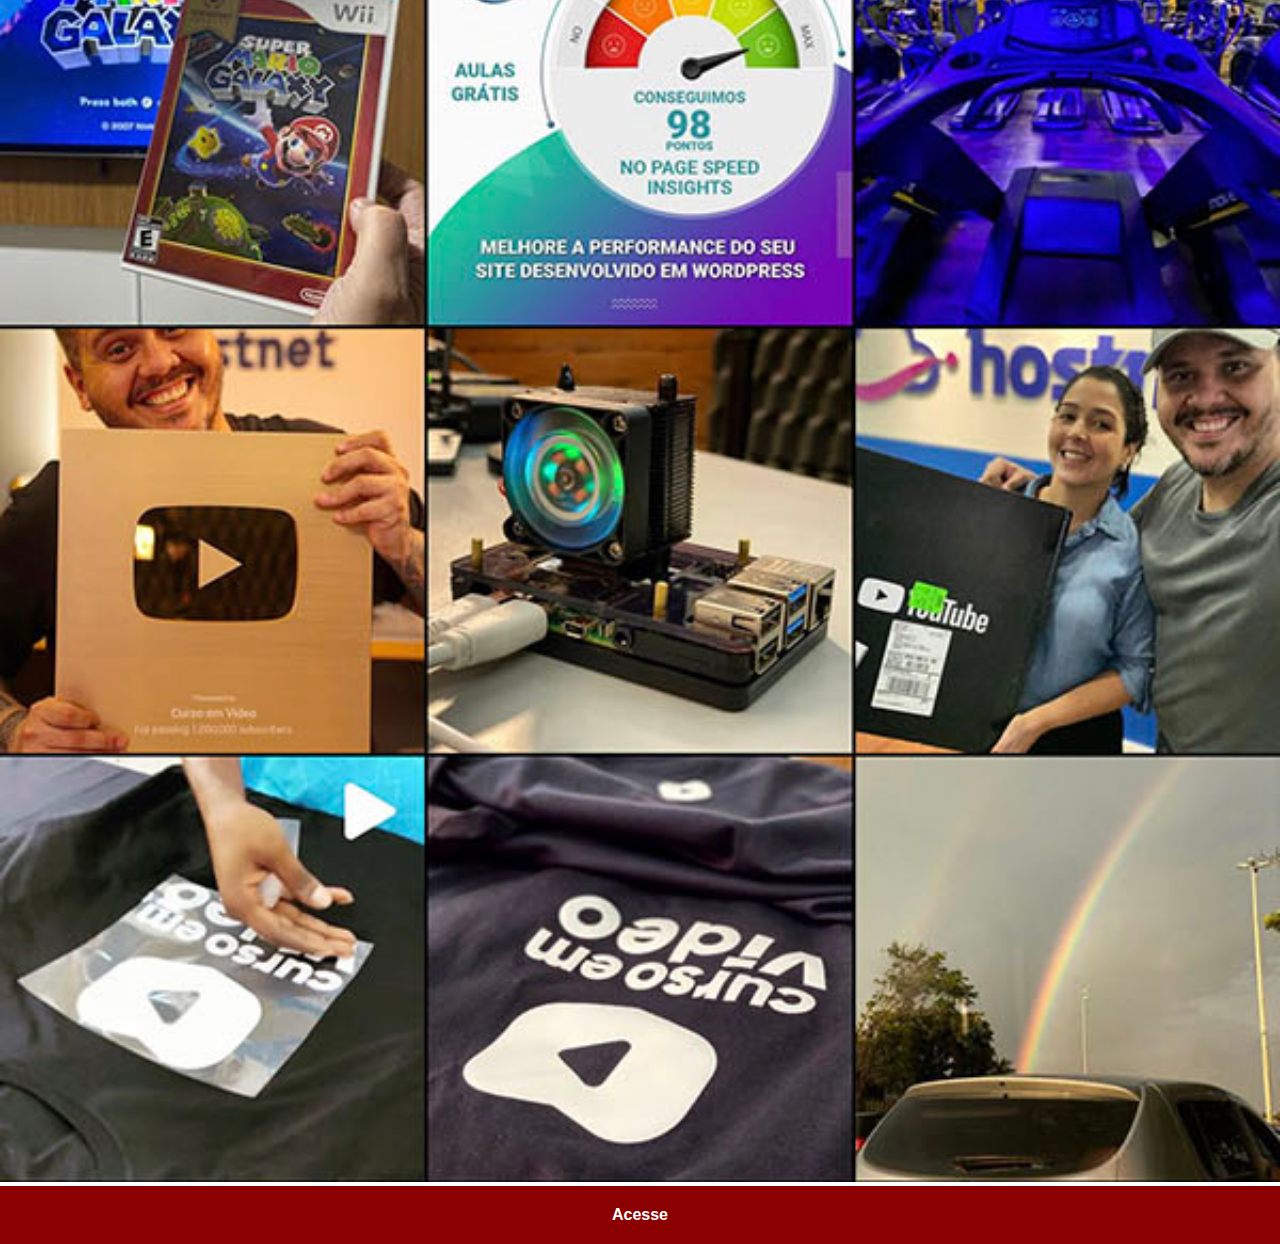
<file: instagram.html>
<!DOCTYPE html>
<html lang="pt-br">

<head>
    <meta charset="UTF-8">
    <meta name="viewport" content="width=device-width, initial-scale=1.0">
    <title>Instagram</title>
    <link rel="stylesheet" href="estilos/social.css">
</head>

<body>
    <img src="imagens/tela-instagram.jpg" alt="Instagram">
    <a href="https://www.instagram.com/cursoemvideo/" target="_blank">Acesse</a>
</body>

</html>
</file>
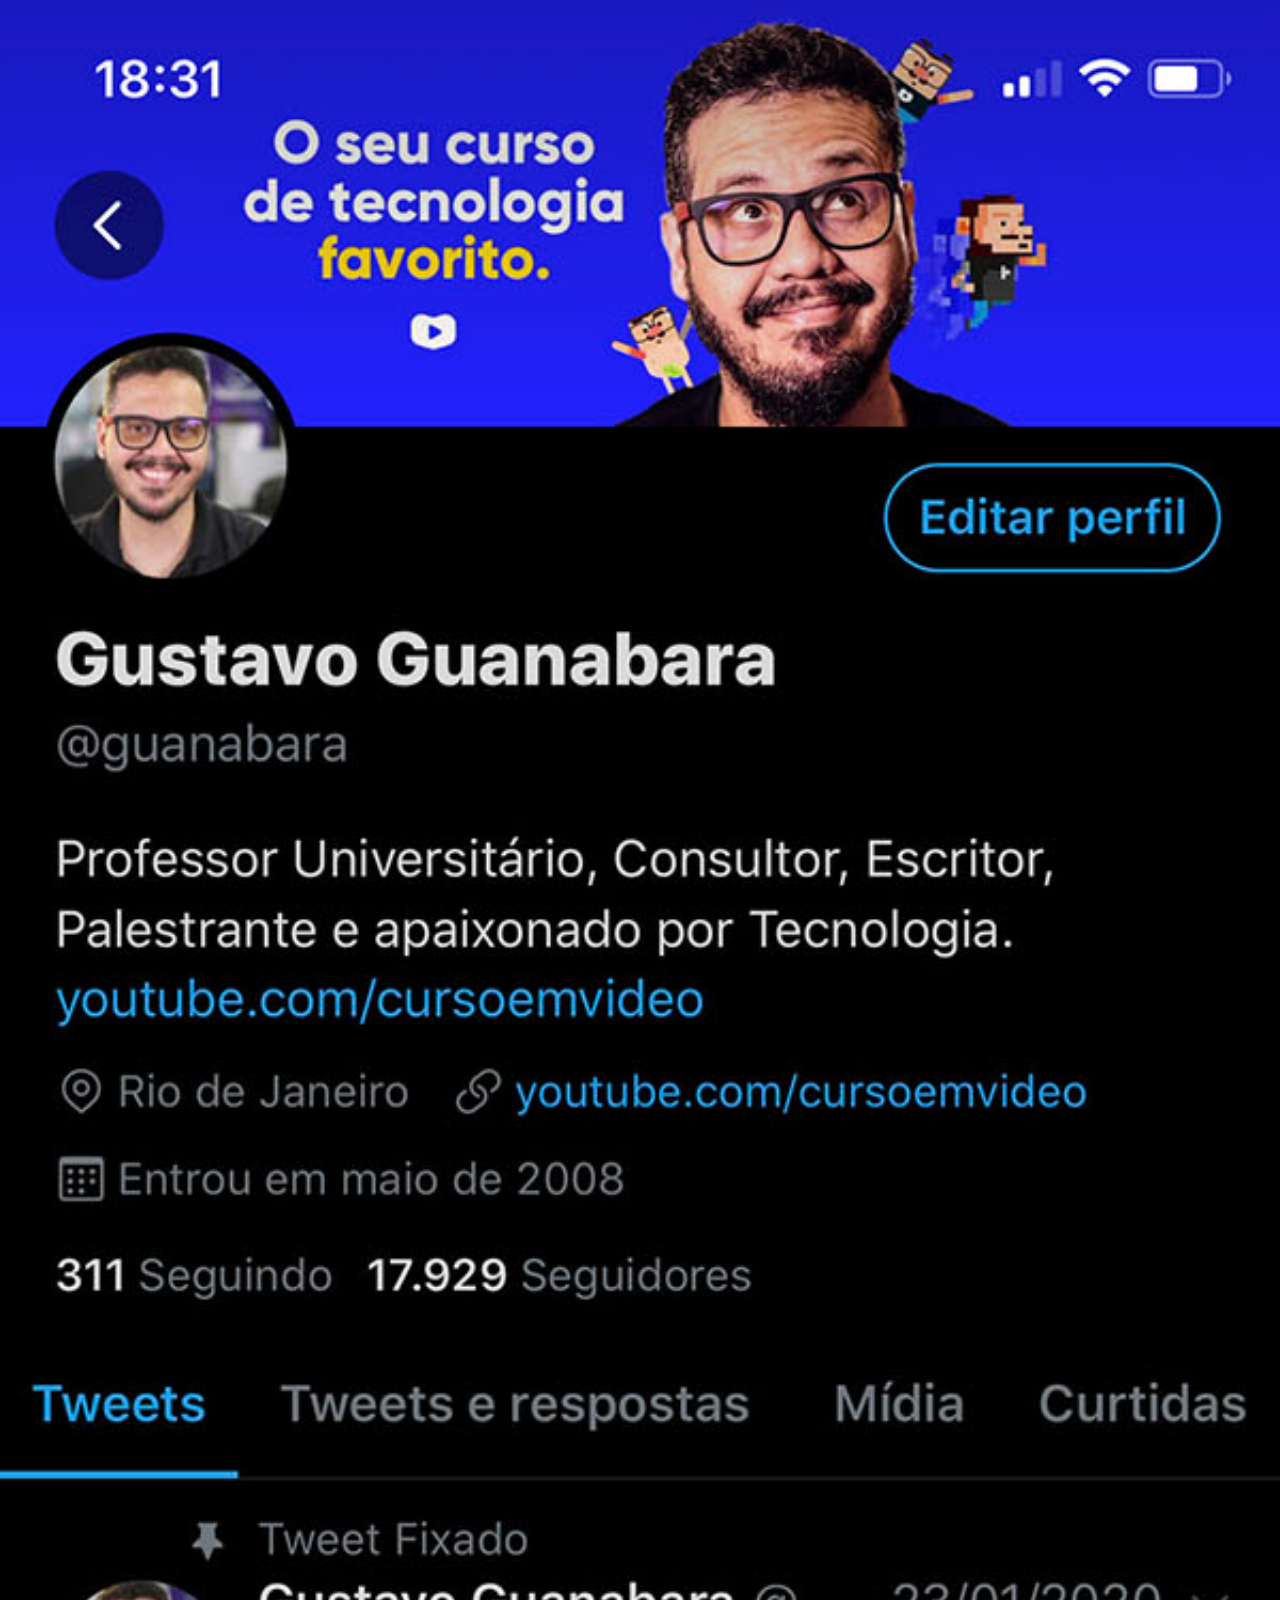
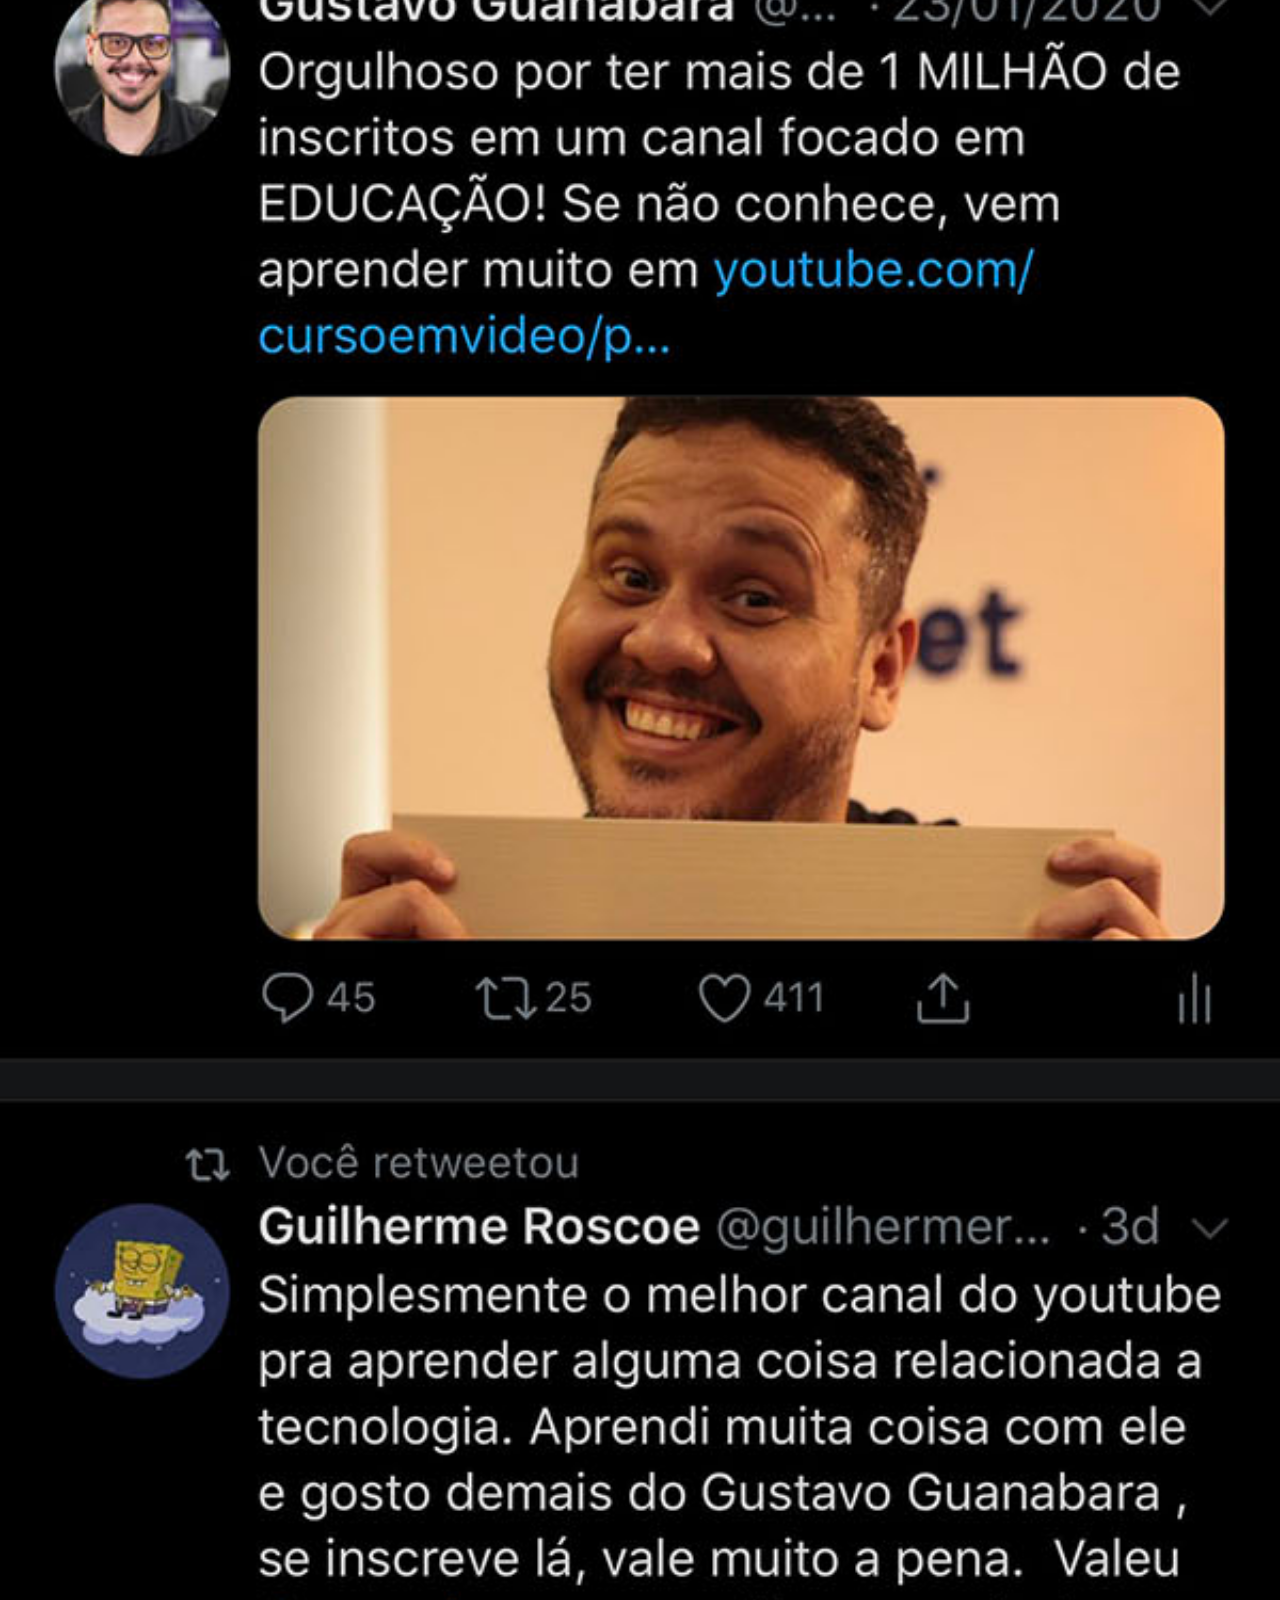
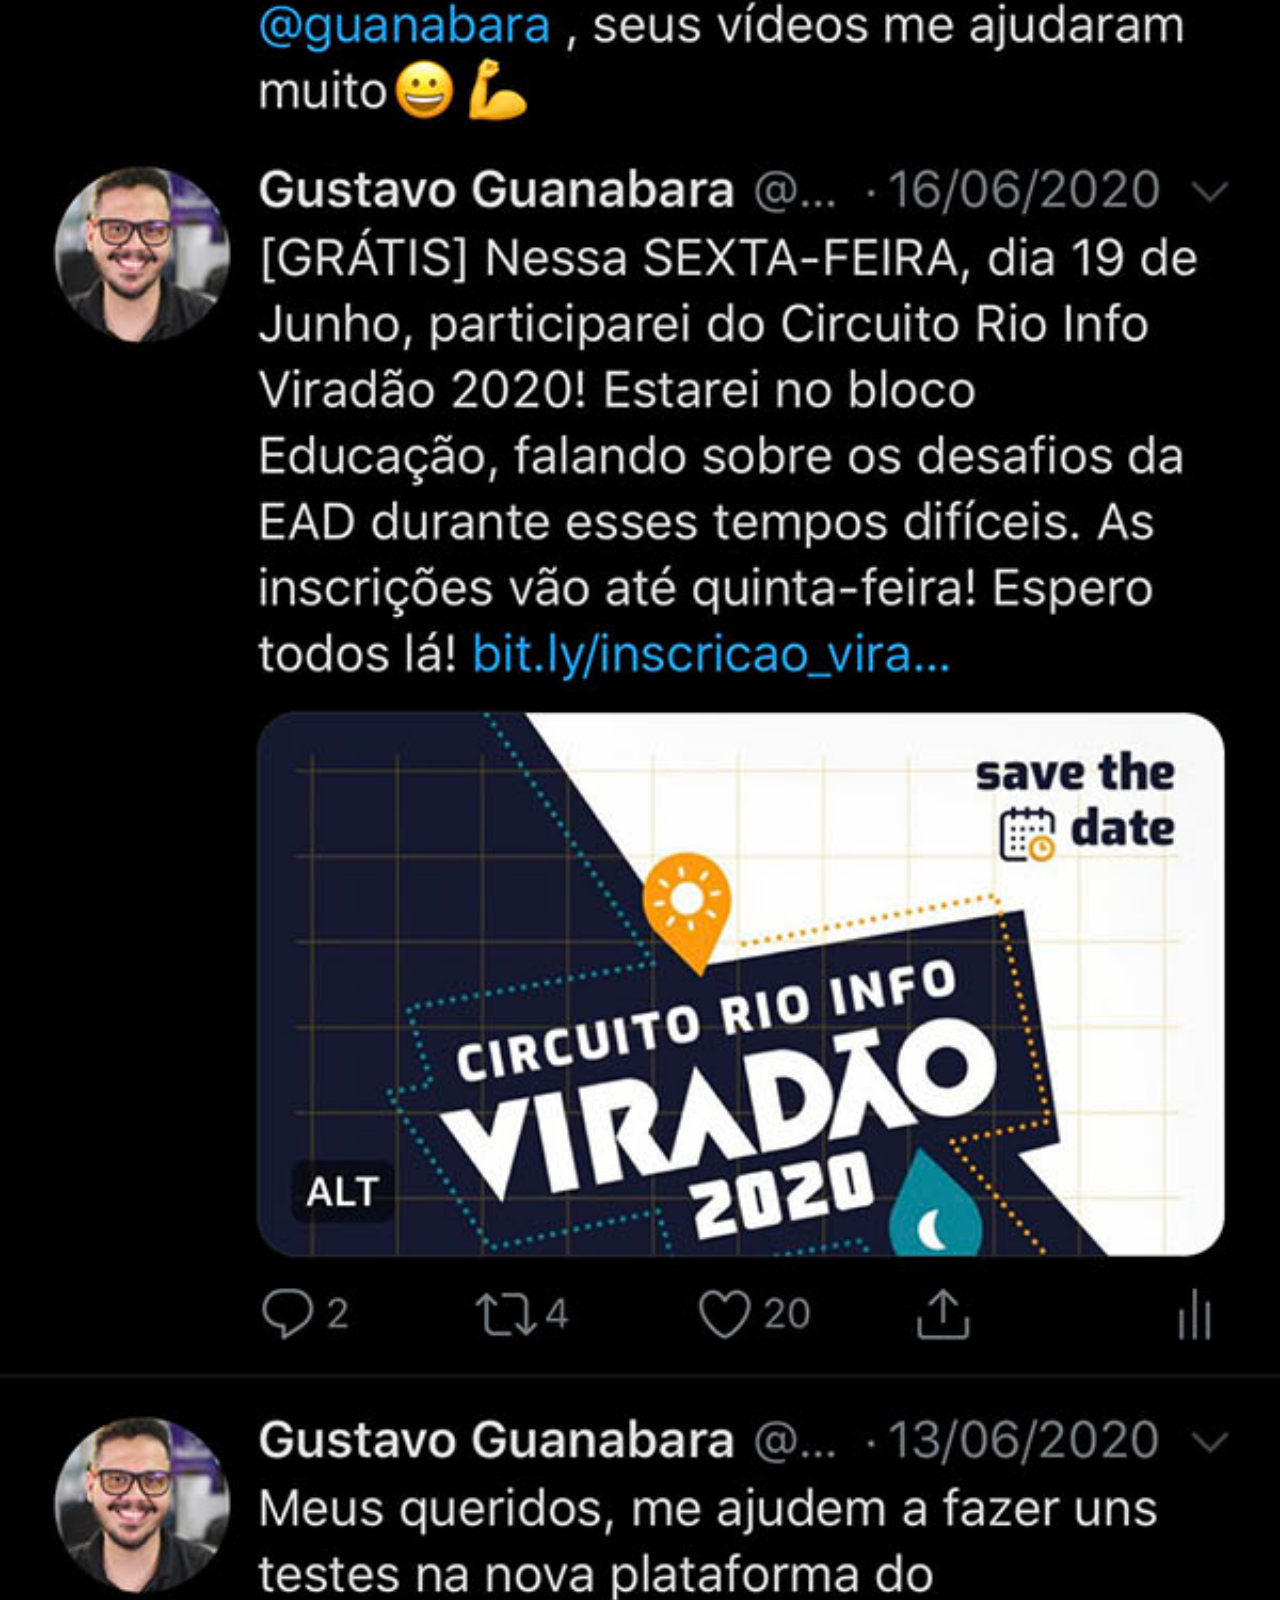
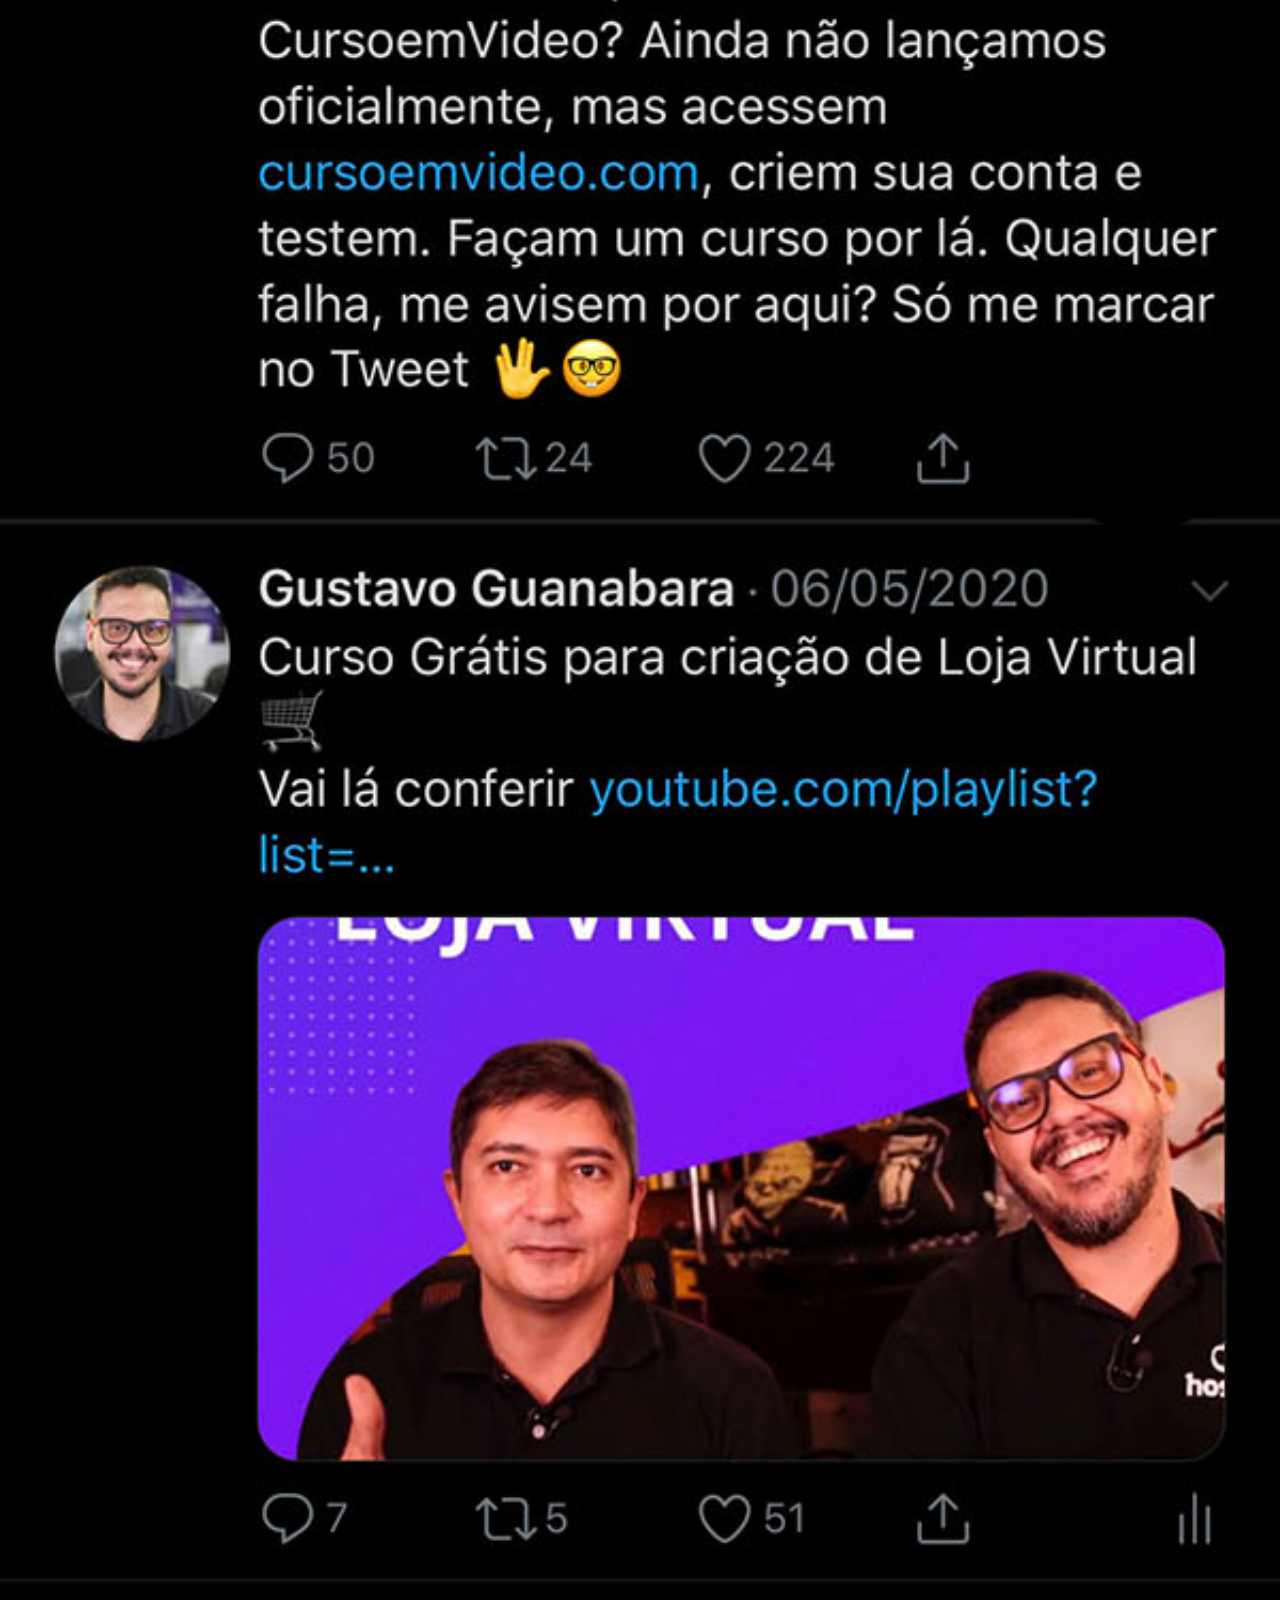
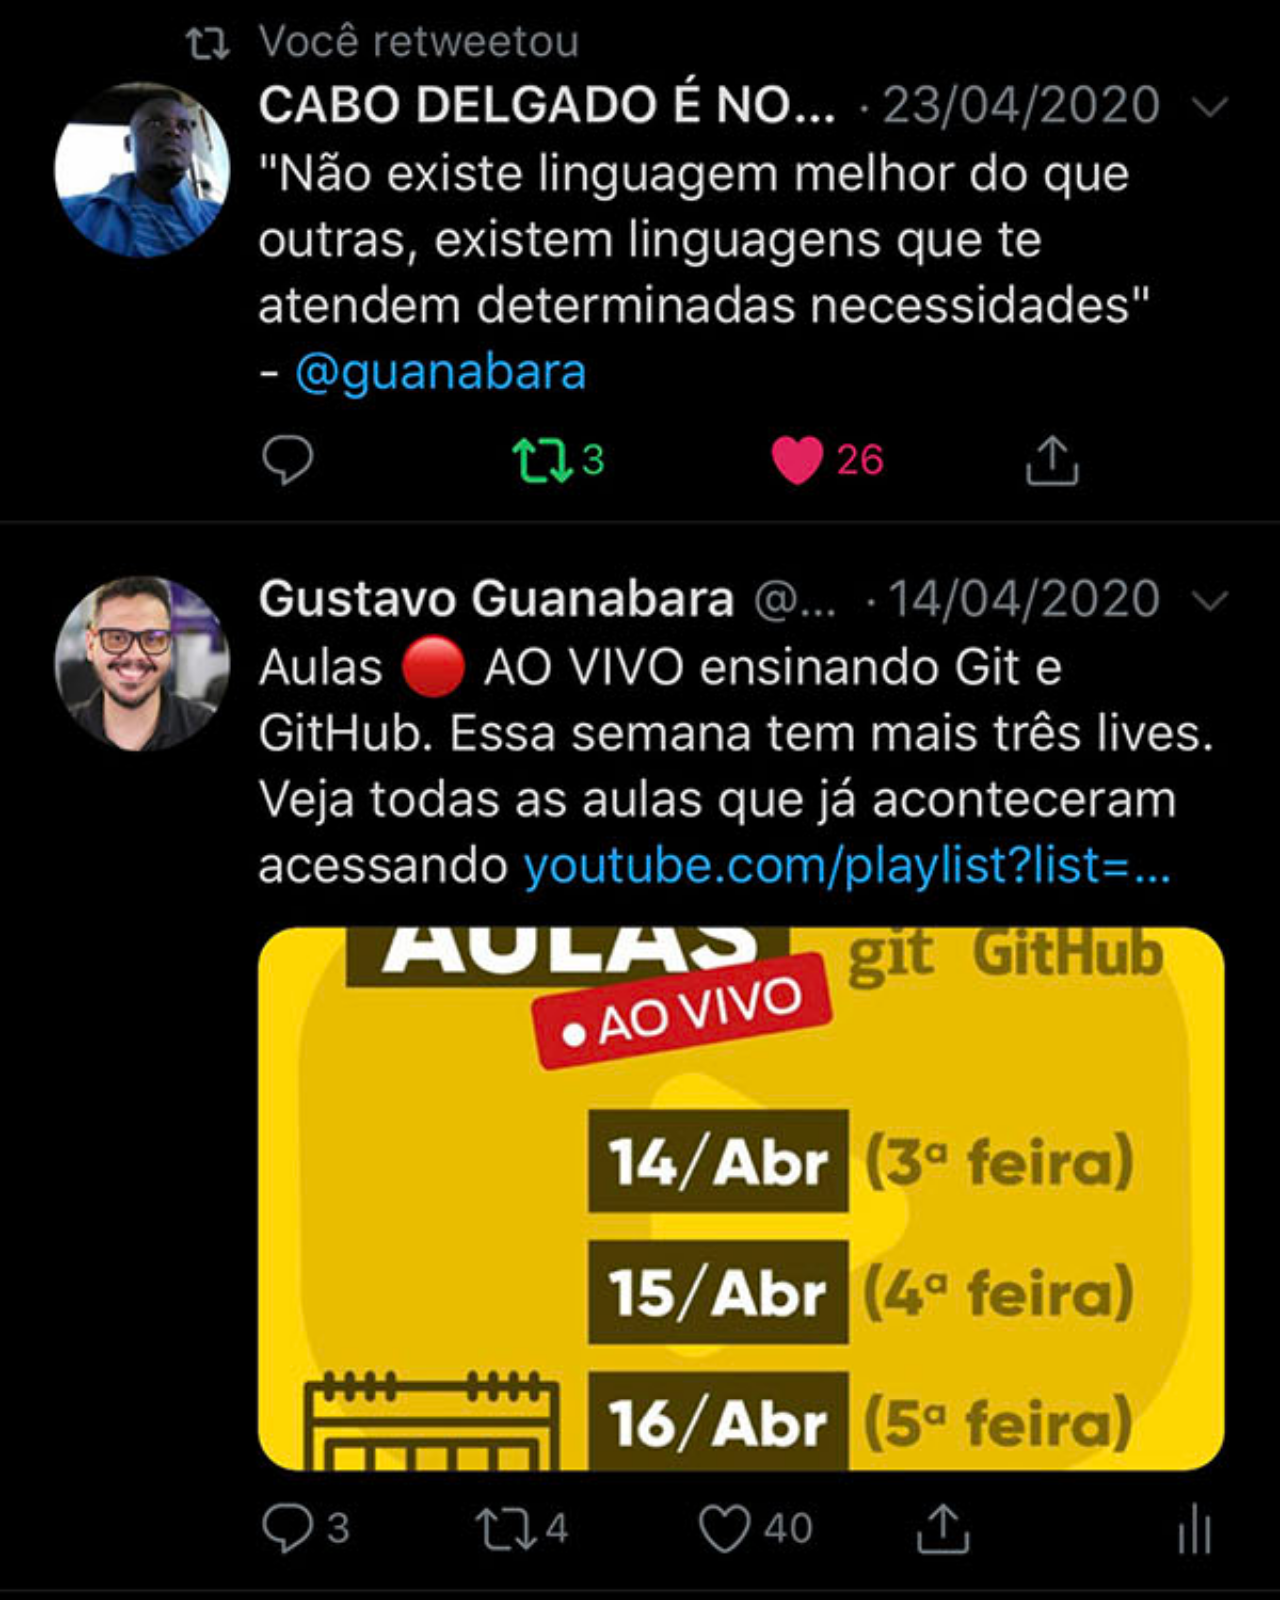
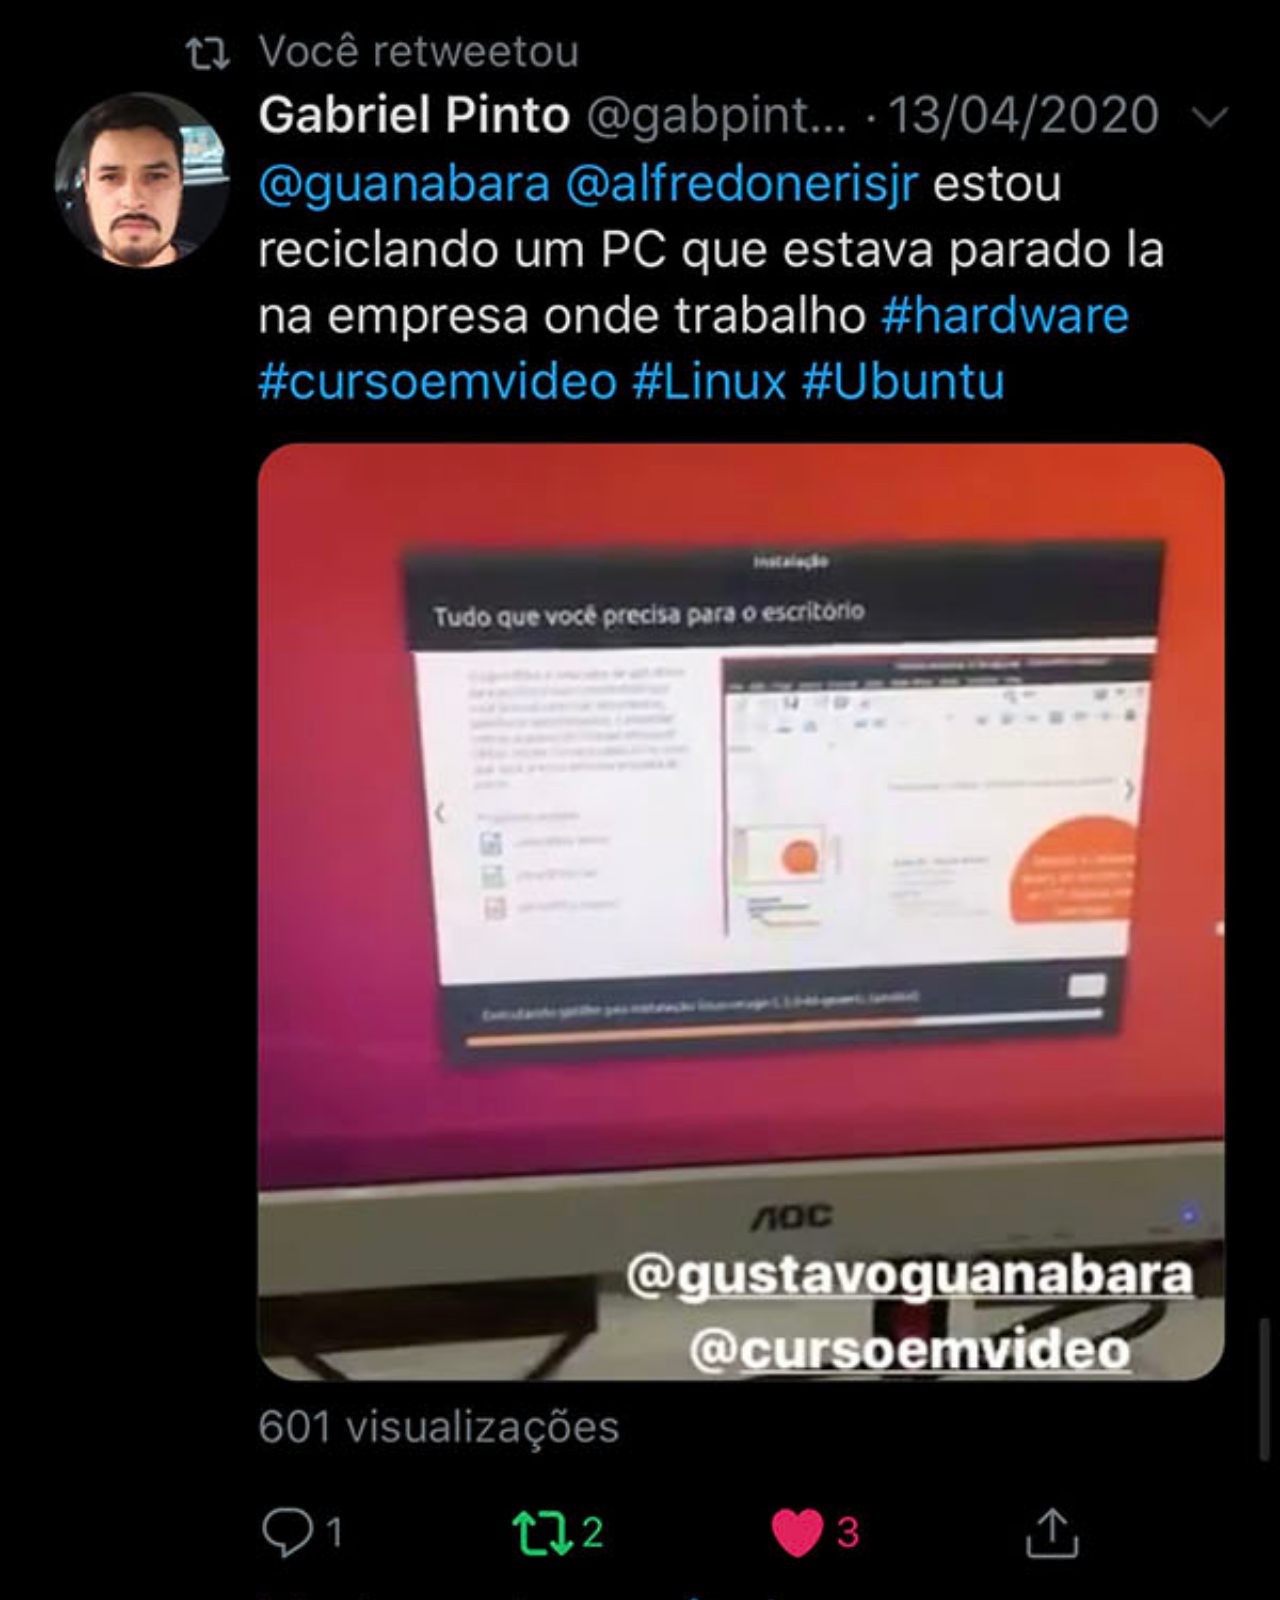
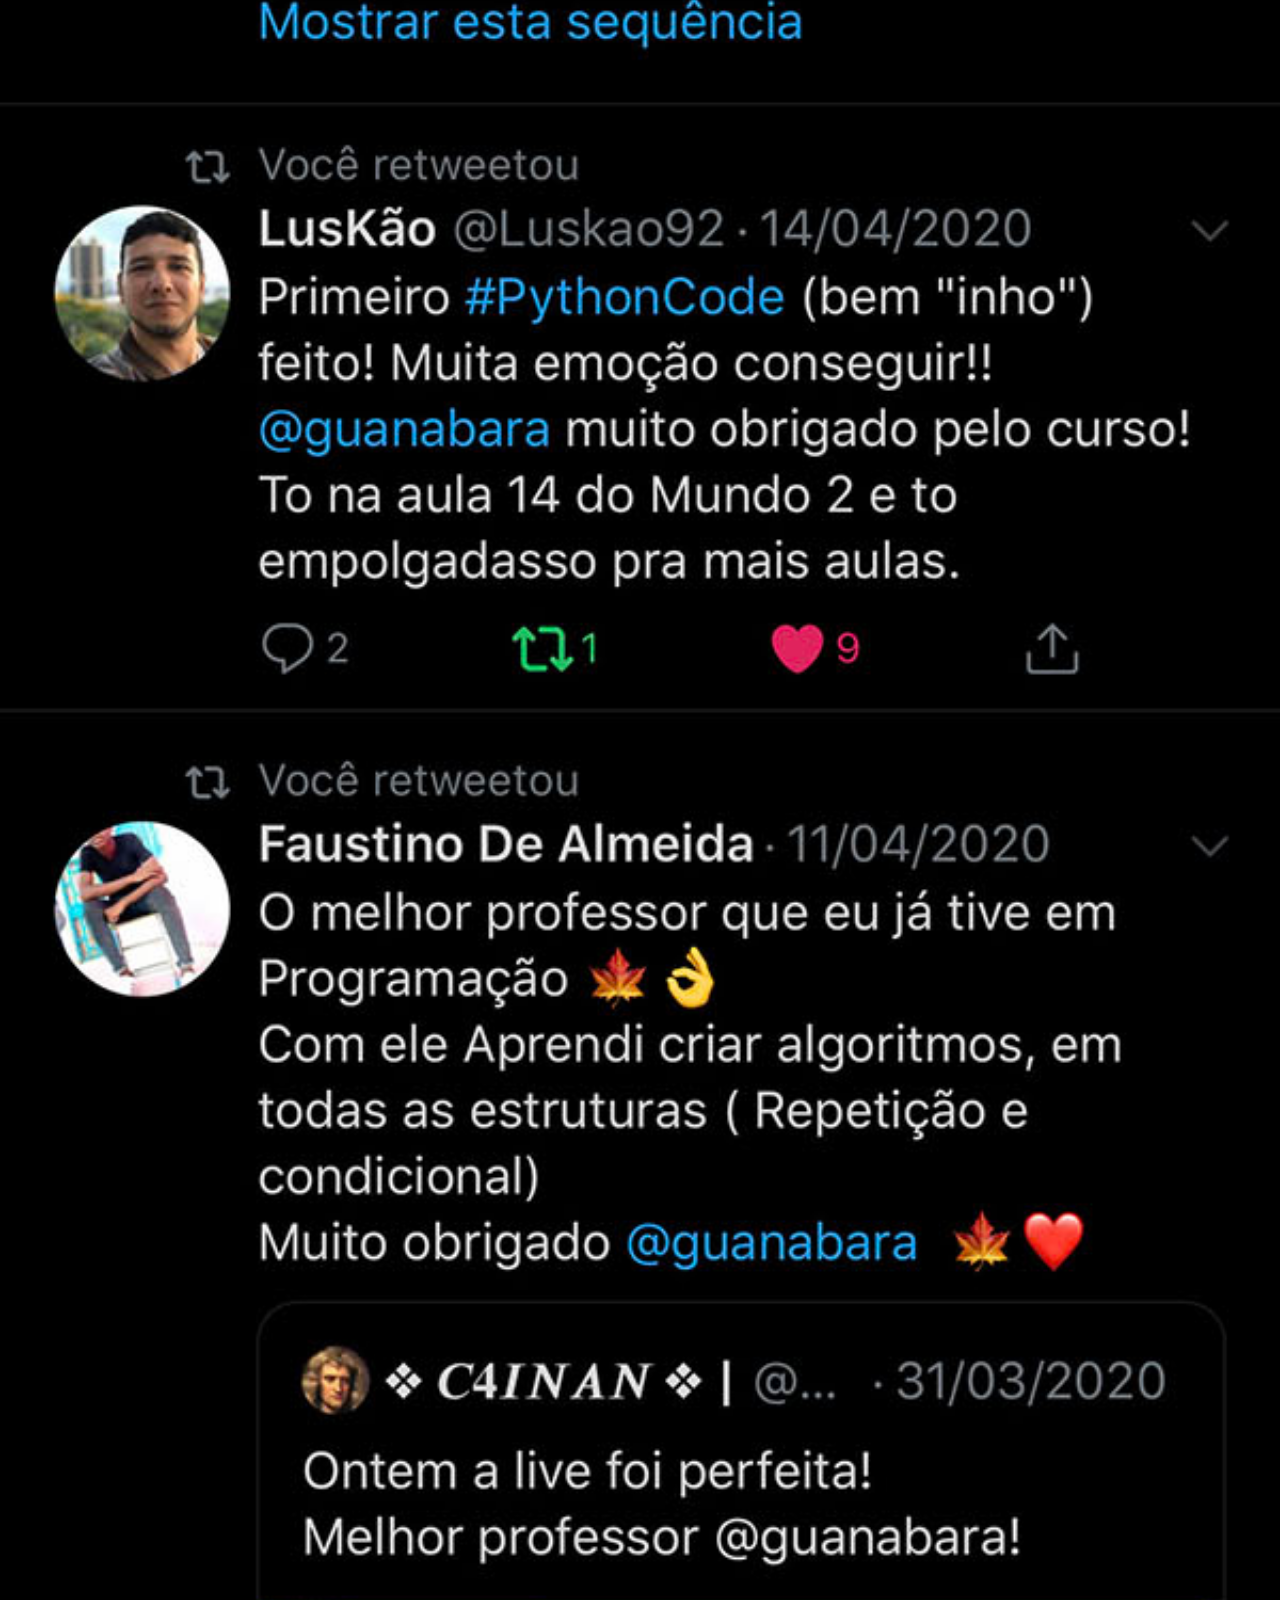
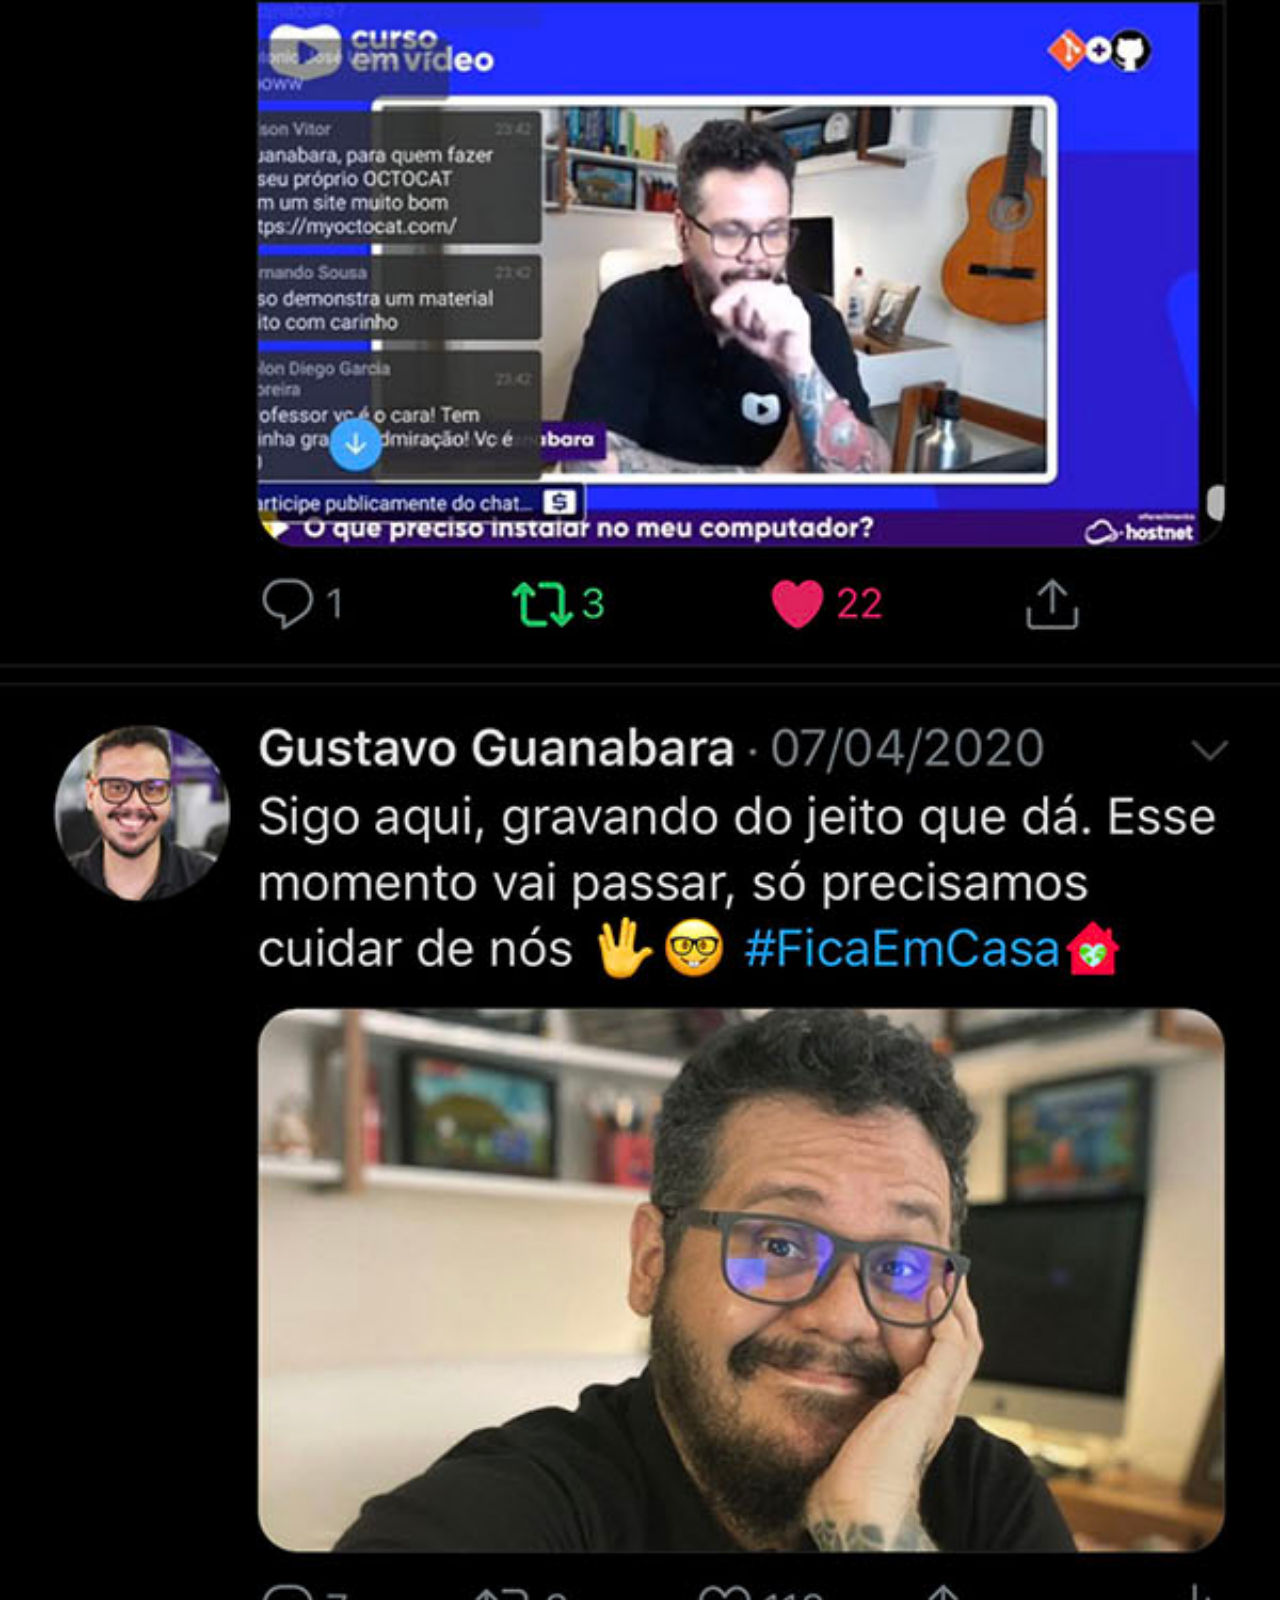
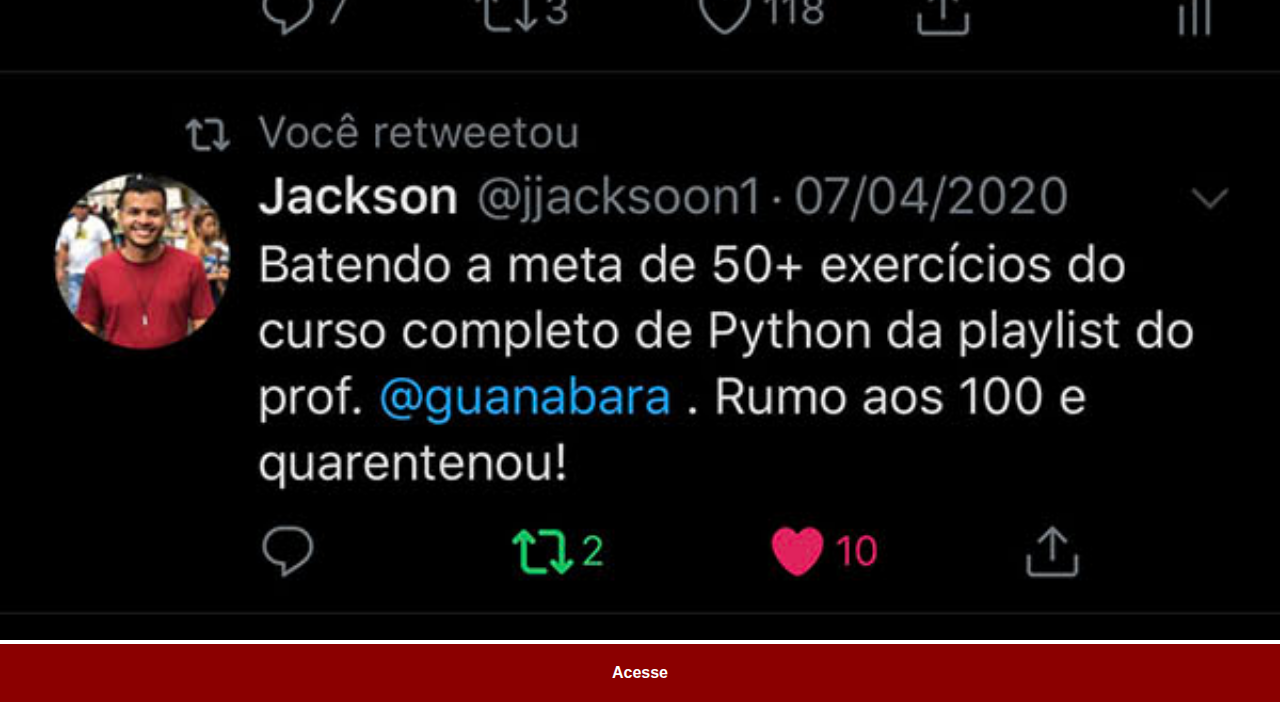
<file: twitter.html>
<!DOCTYPE html>
<html lang="pt-br">

<head>
    <meta charset="UTF-8">
    <meta name="viewport" content="width=device-width, initial-scale=1.0">
    <title>Twitter</title>
    <link rel="stylesheet" href="estilos/social.css">
</head>

<body>
    <img src="imagens/tela-twitter.jpg" alt="Twitter">
    <a href="https://x.com/guanabara" target="_blank">Acesse</a>
</body>

</html>
</file>
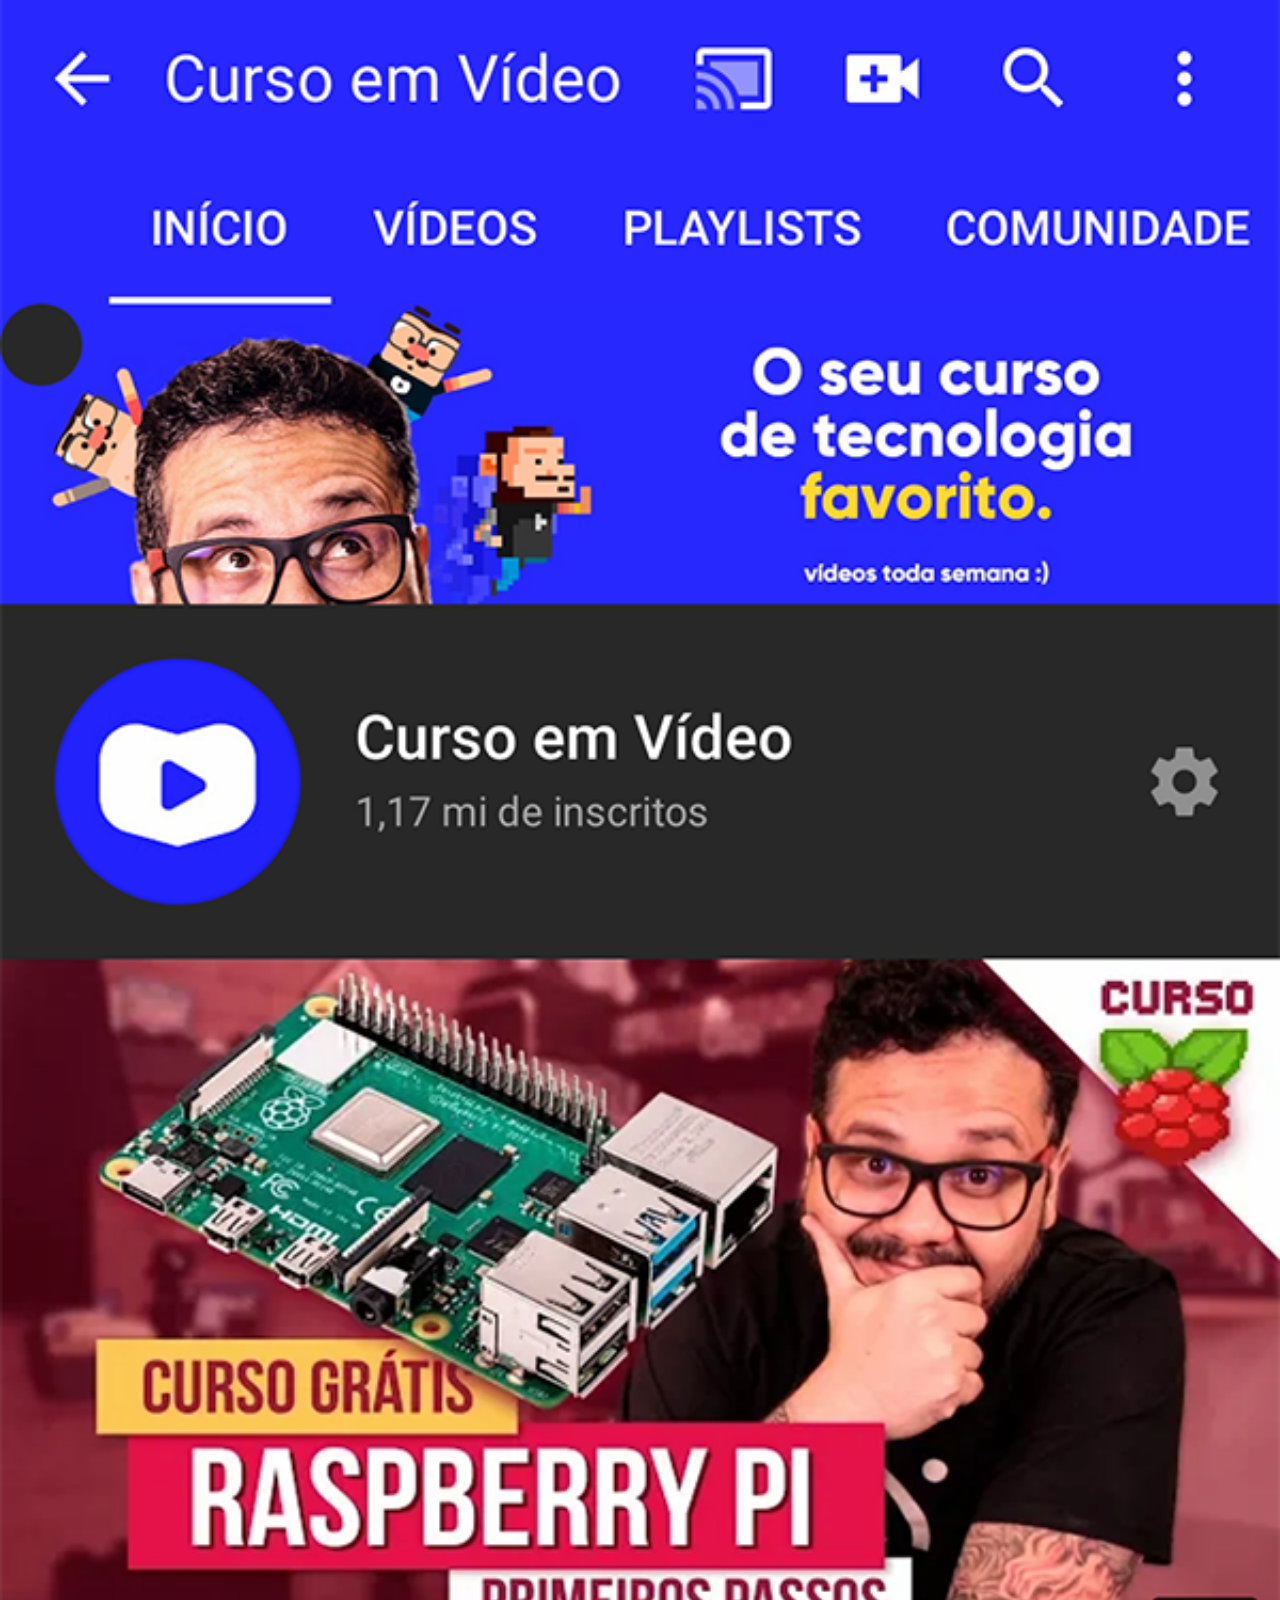
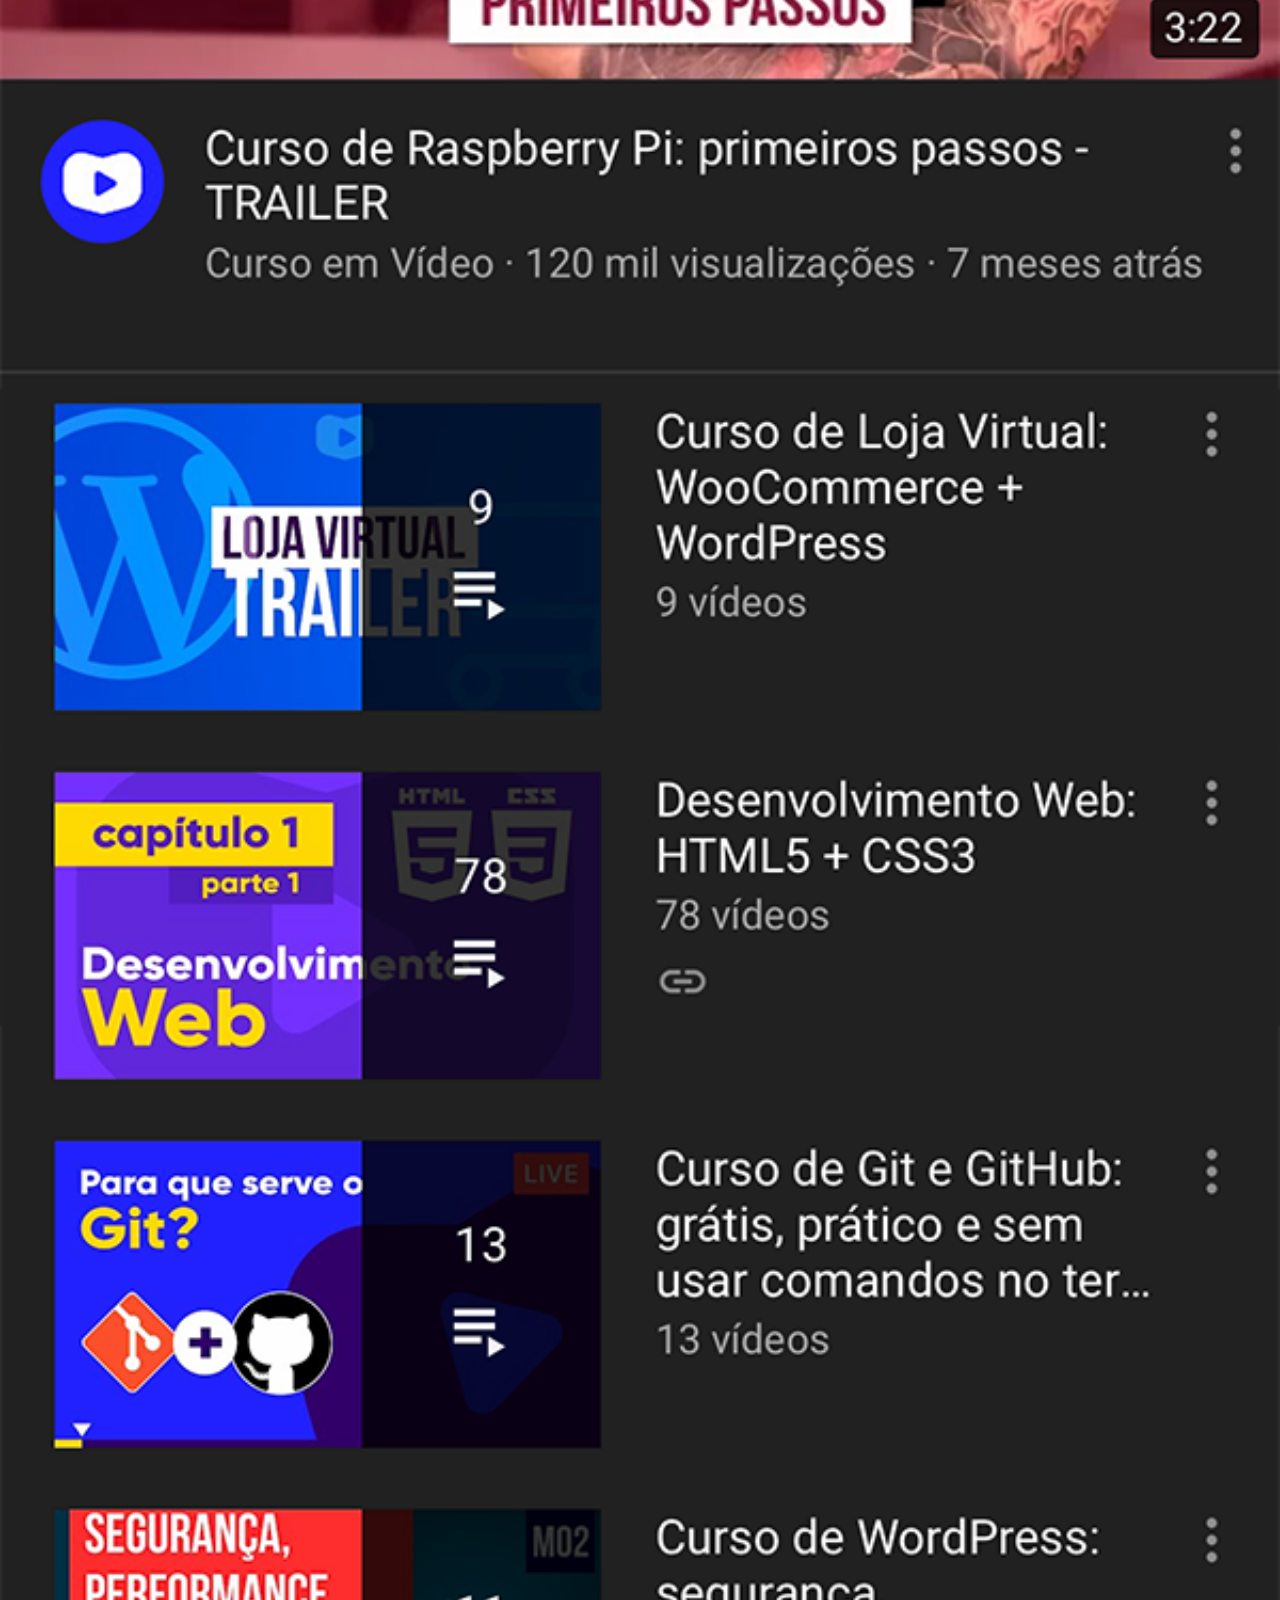
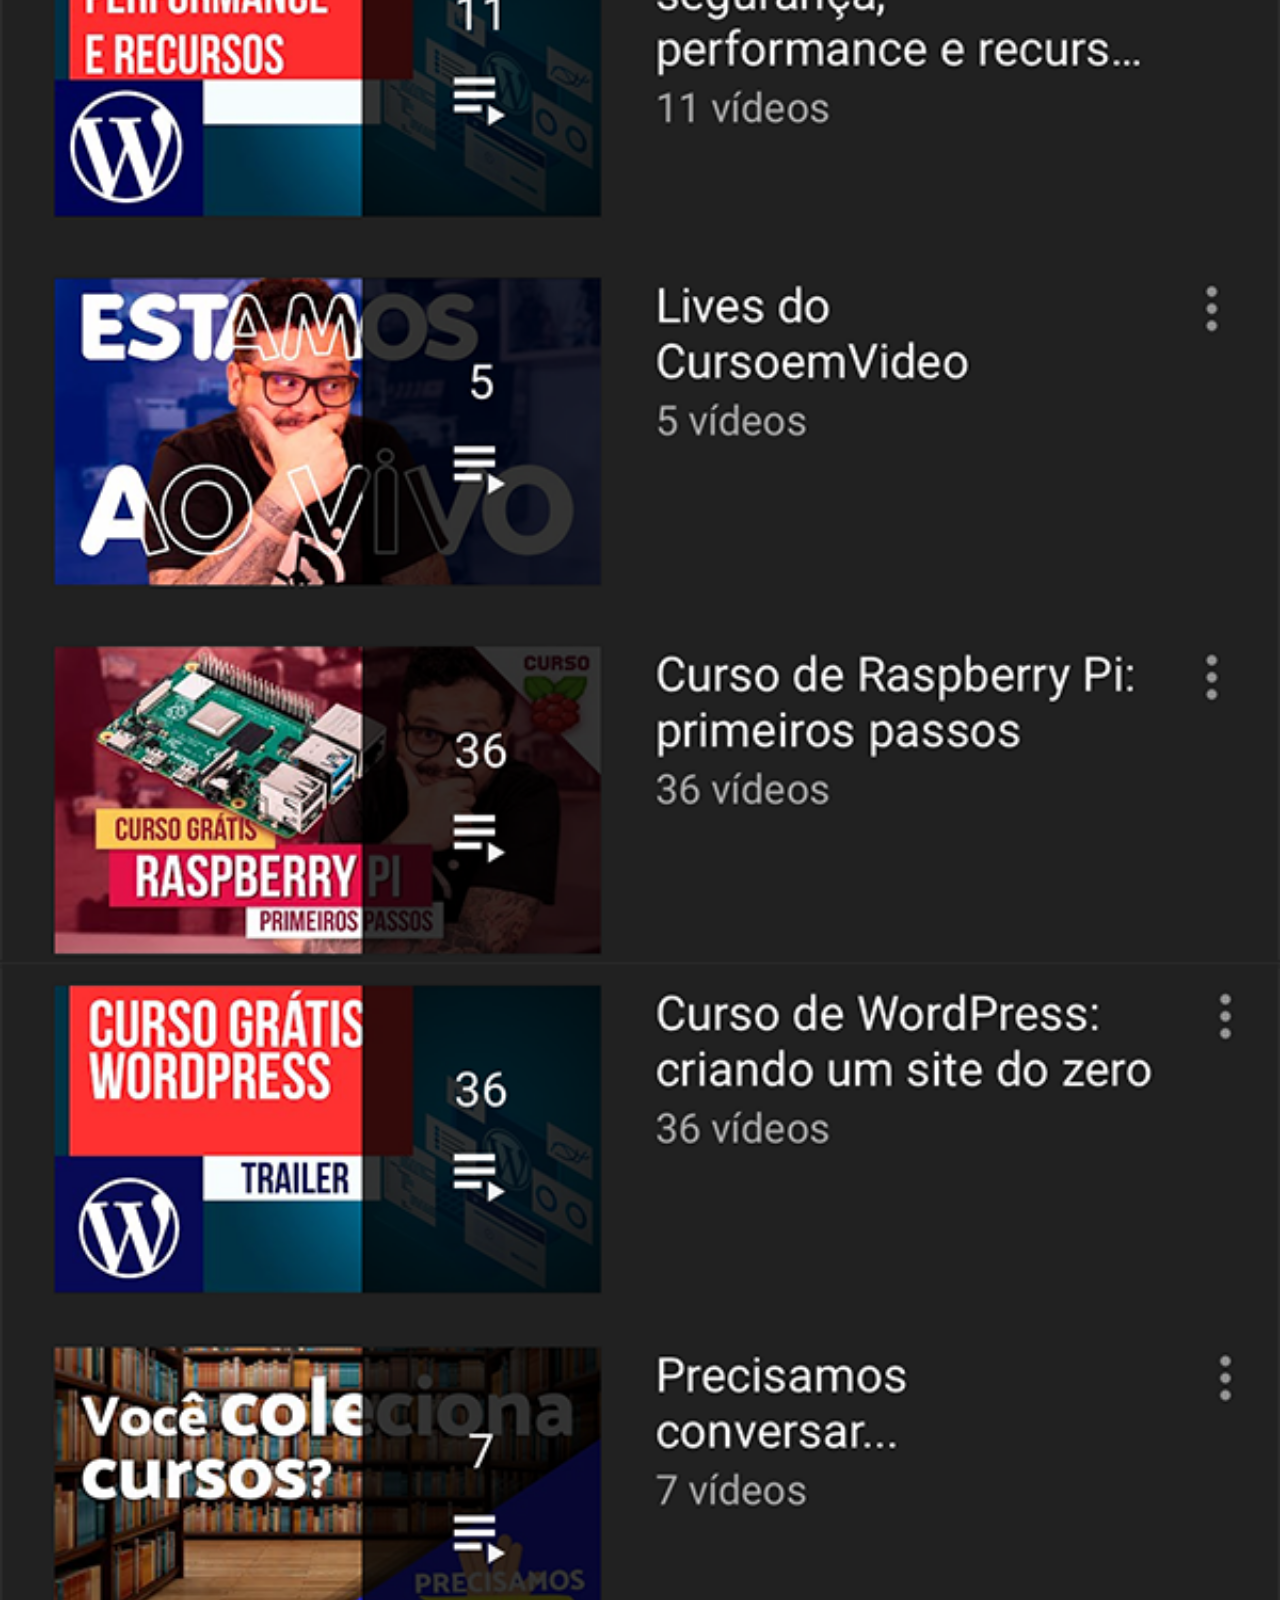
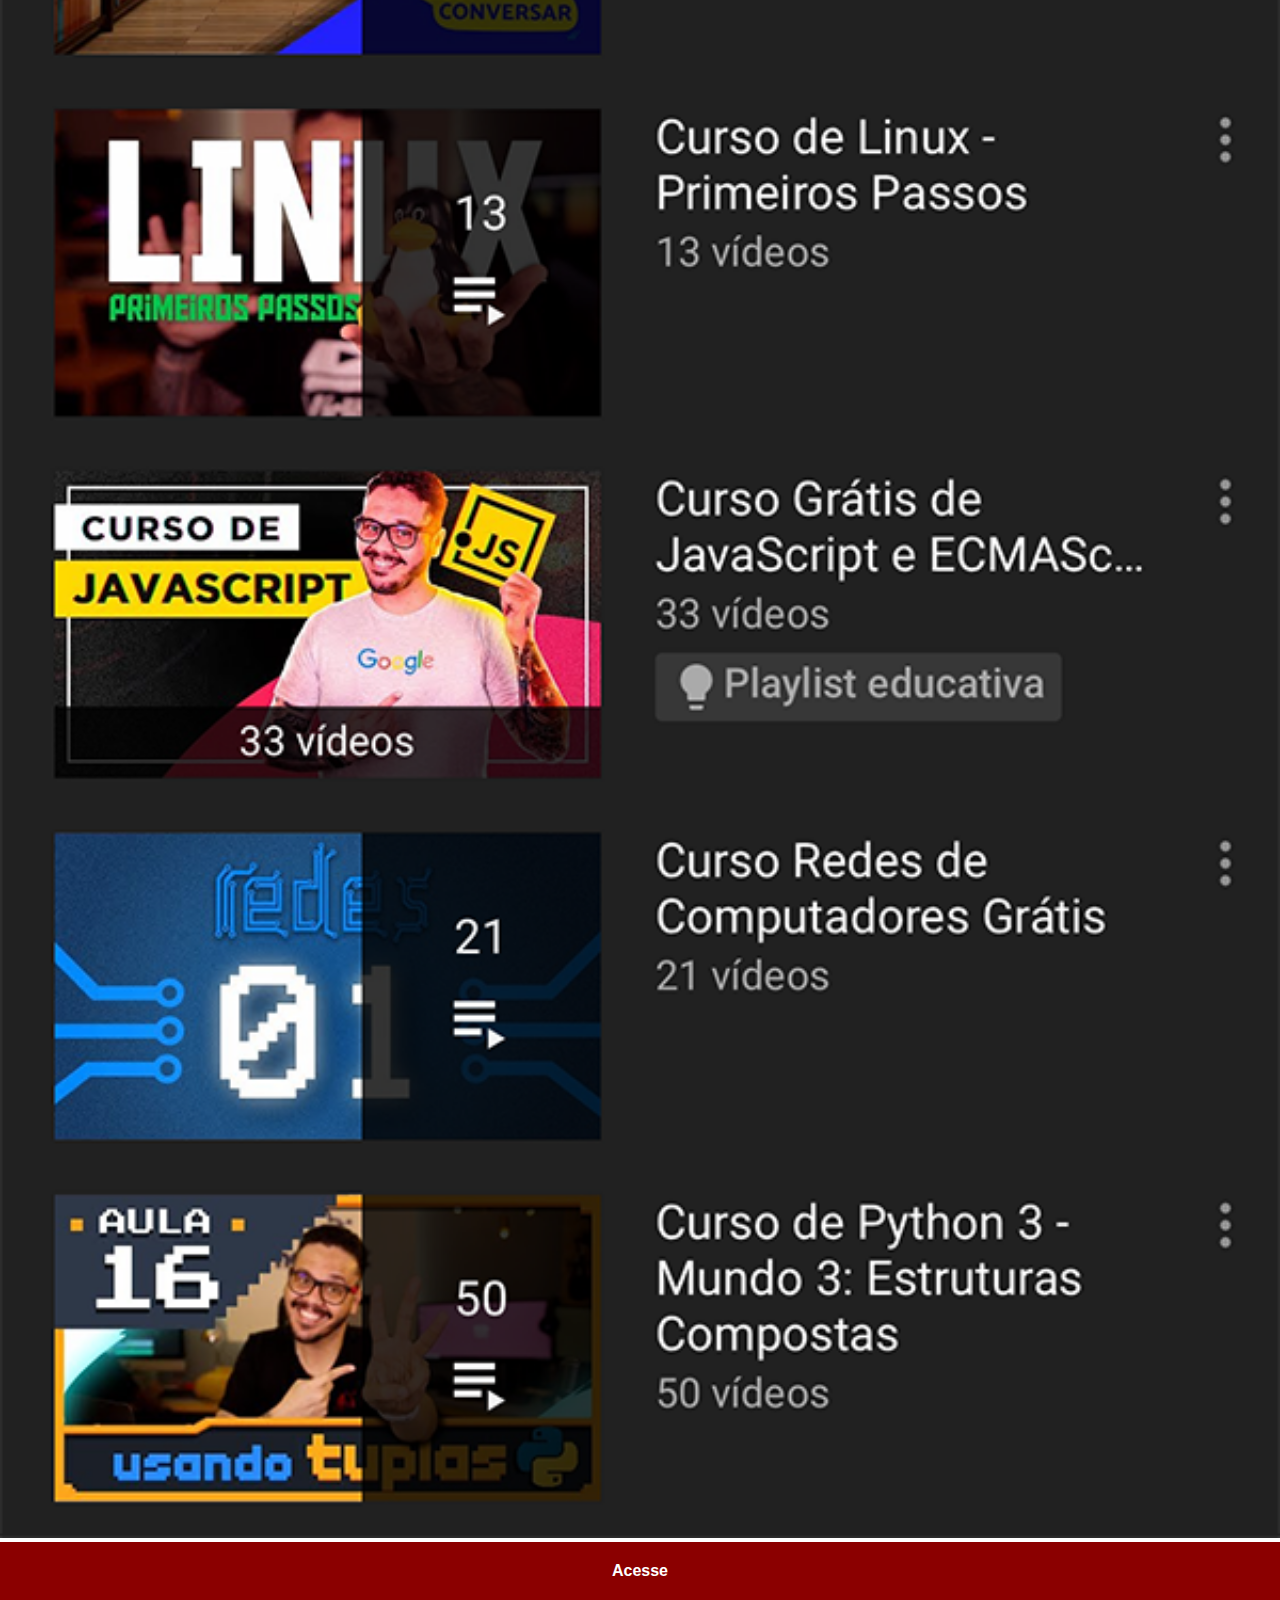
<file: youtube.html>
<!DOCTYPE html>
<html lang="pt-br">

<head>
    <meta charset="UTF-8">
    <meta name="viewport" content="width=device-width, initial-scale=1.0">
    <title>Youtube</title>
    <link rel="stylesheet" href="estilos/social.css">
</head>

<body>
    <img src="imagens/tela-youtube.png" alt="Youtube">
    <a href="https://www.youtube.com/@cursoemvideo/playlists" target="_blank">Acesse</a>
</body>

</html>
</file>
<file: estilos/style.css>
@charset "UTF-8";

* {
    margin: 0px;
    padding: 0px;
    font-family: Arial, Helvetica, sans-serif;
}

html,
body {
    height: 100vh;
    width: 100vw;
    background-color: black;
}

body {
    background: url('../imagens/fundo-madeira.jpg') no-repeat top center;
    background-size: cover;
    background-attachment: fixed;
}

main {
    position: relative;
    height: 100vh;
}

section#telefone {
    position: absolute;
    top: 50%;
    left: 50%;
    transform: translate(-50%, -50%);
    height: 627px;
    width: 311px;
    background: url(../imagens/frame-iphone.png);
    background-repeat: no-repeat;
}

iframe#tela {
    position: absolute;
    top: 80px;
    left: 22px;
    width: 267px;
    height: 471px;
}

section#redes-sociais{
    text-align: right;
}

section#redes-sociais img {
    width: 50px;
    margin: 10px;
    border-radius: 50%;
    box-shadow: 2px 2px 5px rgba(0, 0, 0, 0.400);
    box-sizing: border-box;
}

section#redes-sociais img:hover{
    border: 2px solid rgba(255, 255, 255, 0.0.637);
    transform: translate(-3px, -3px);
    box-shadow: 5px 5px 10px rgba(0, 0, 0, 0.623);
    transition: 0.3s , border 1sg;
}
</file>
<file: estilos/social.css>
@charset "UTF-8"; /* Remover scroll da pagina */

* {
    margin: 0px;
    padding: 0px;
    font-family: Arial, Helvetica, sans-serif;
}

::-webkit-scrollbar {
    width: 0px;
    height: 0px;
}

img {
    width: 100vw;
}

a {
    display: block;
    background-color: darkred;
    color: white;
    padding: 20px;
    text-align: center;
    font-weight: bolder;
    text-decoration: none;
}

a:hover {
    background-color: red;
}
</file>
